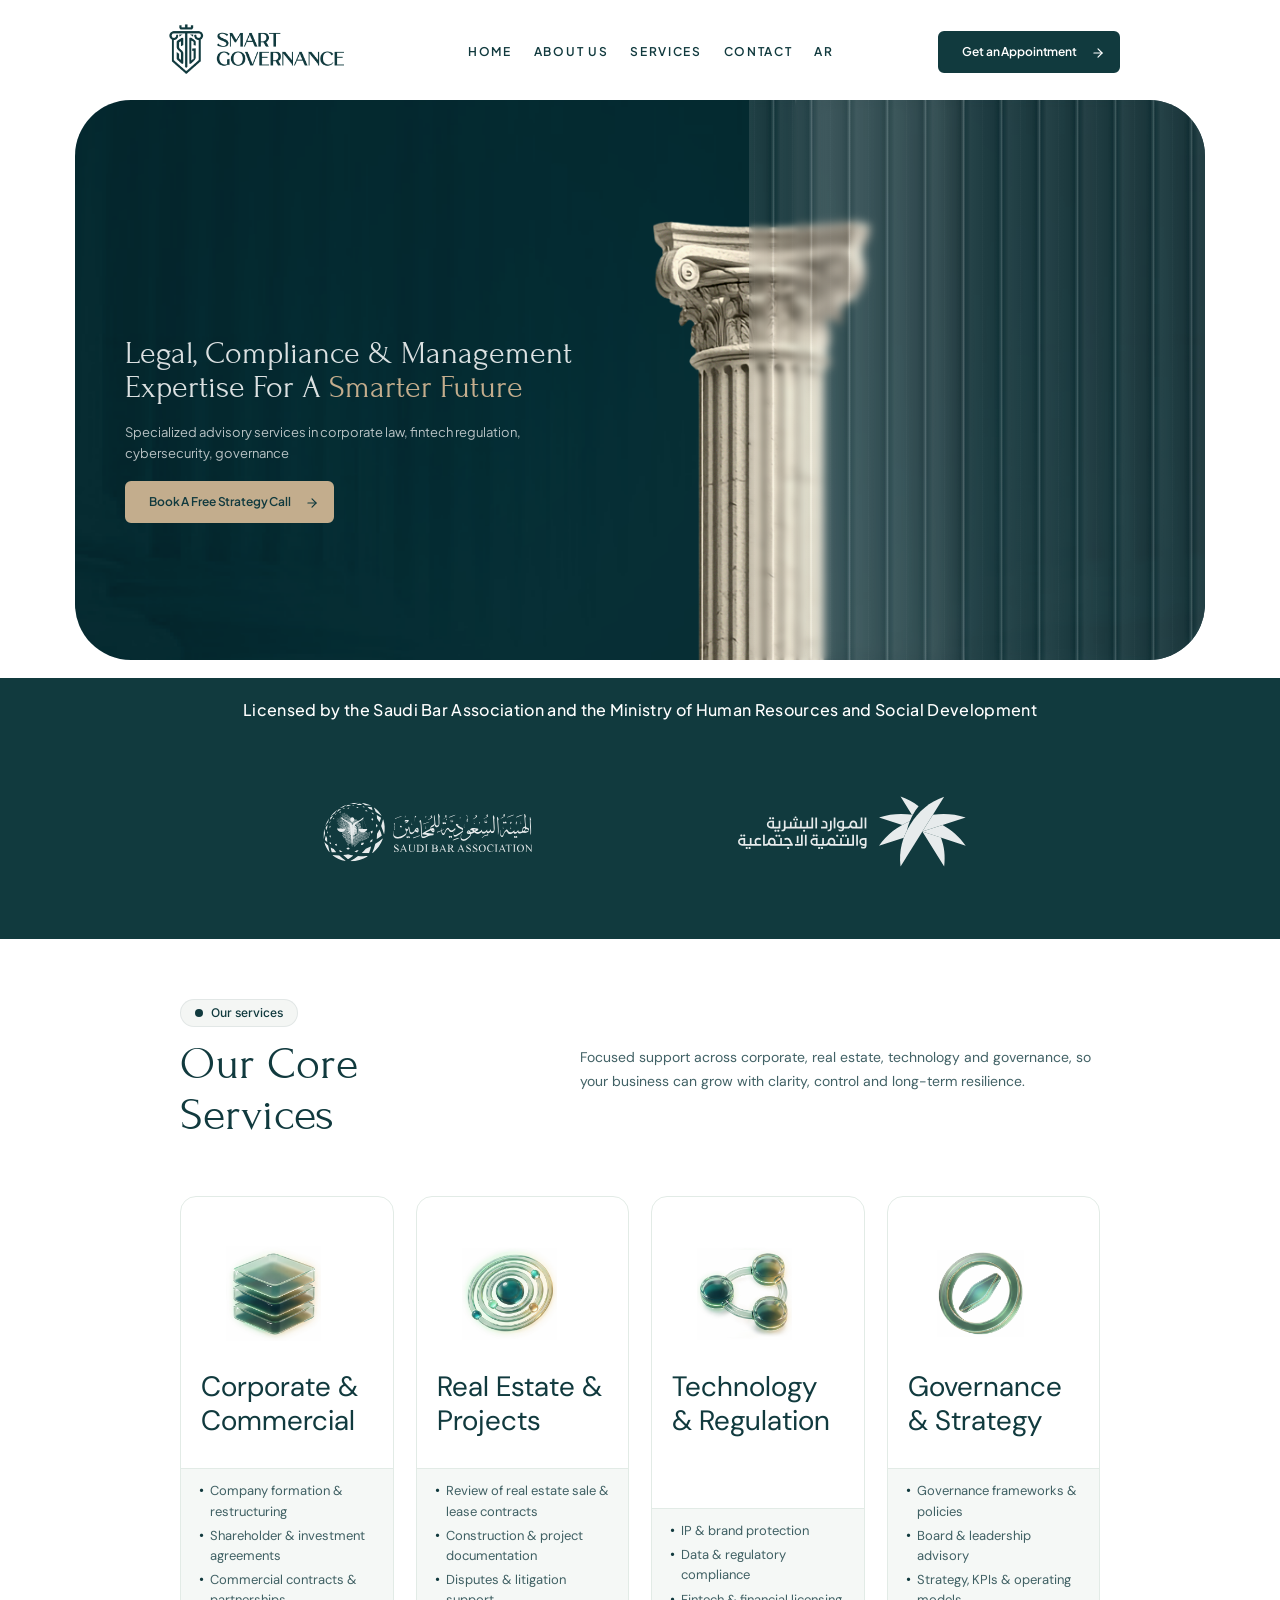
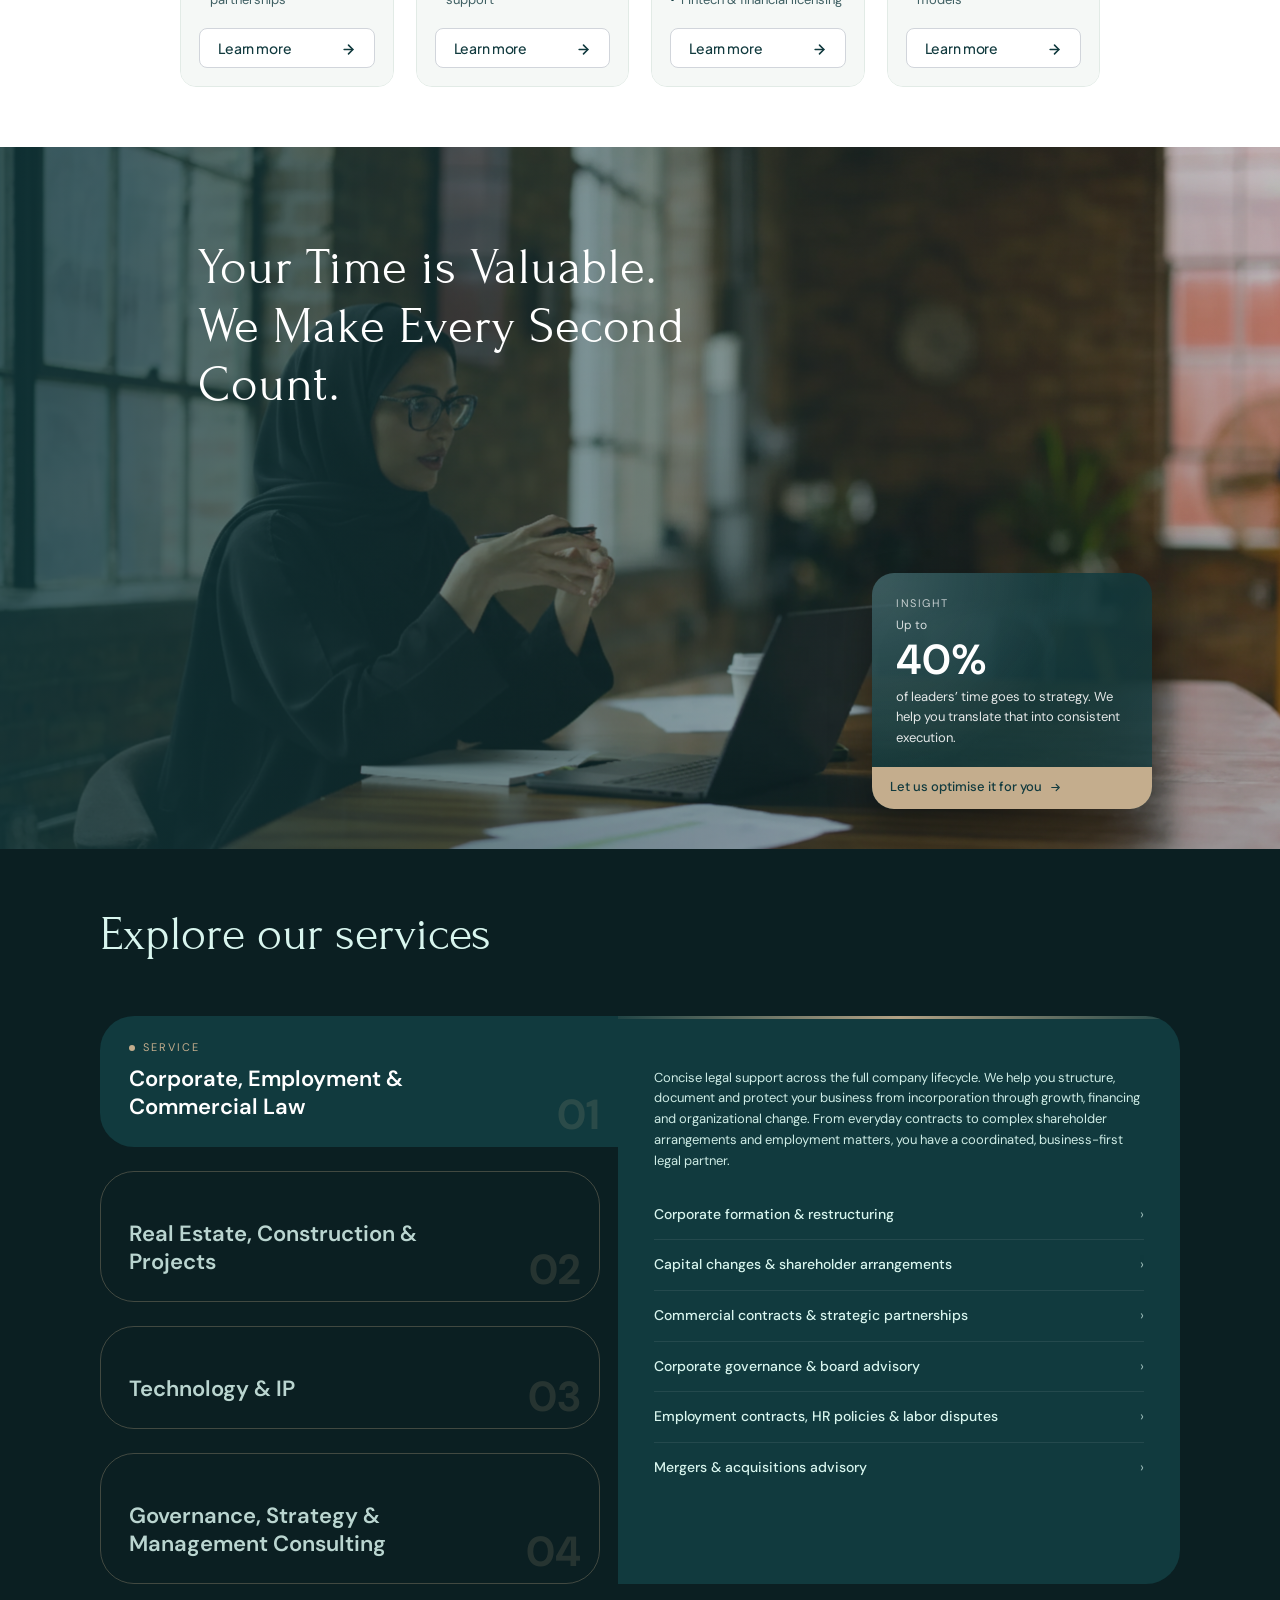
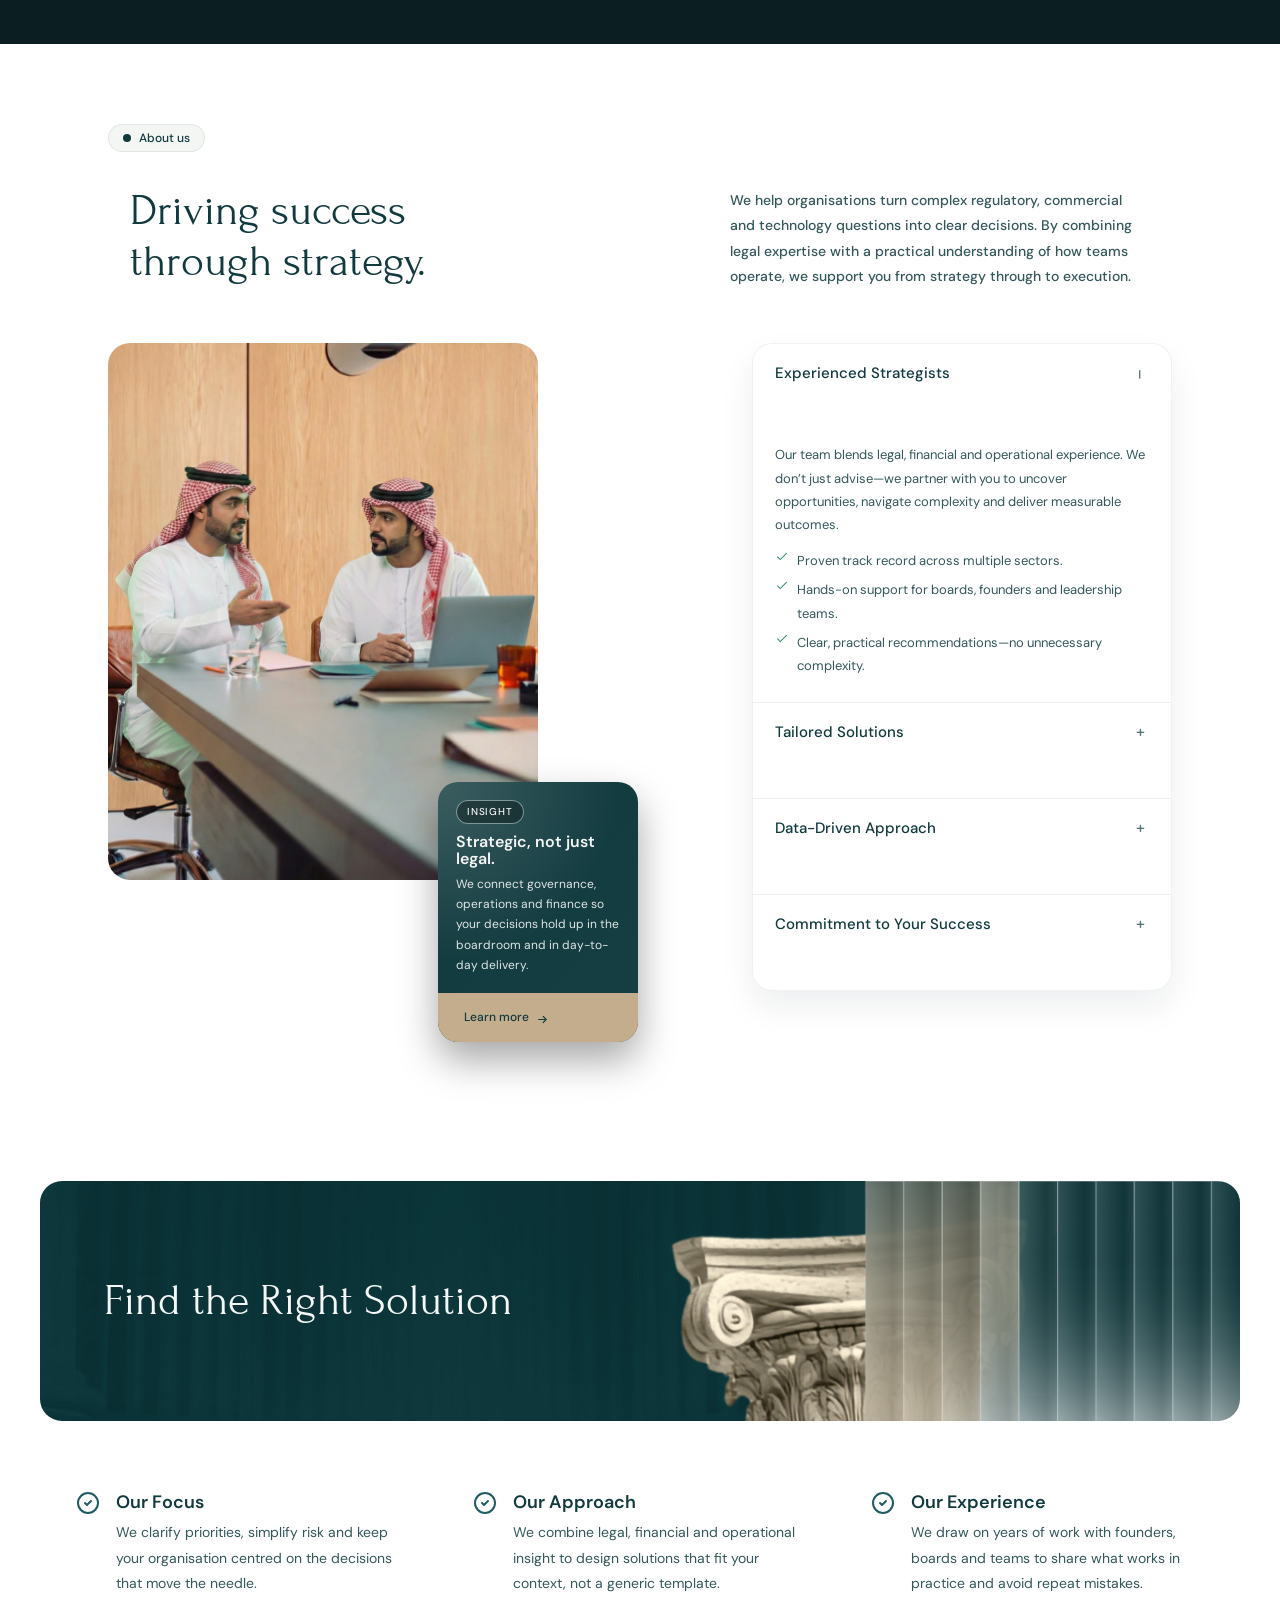
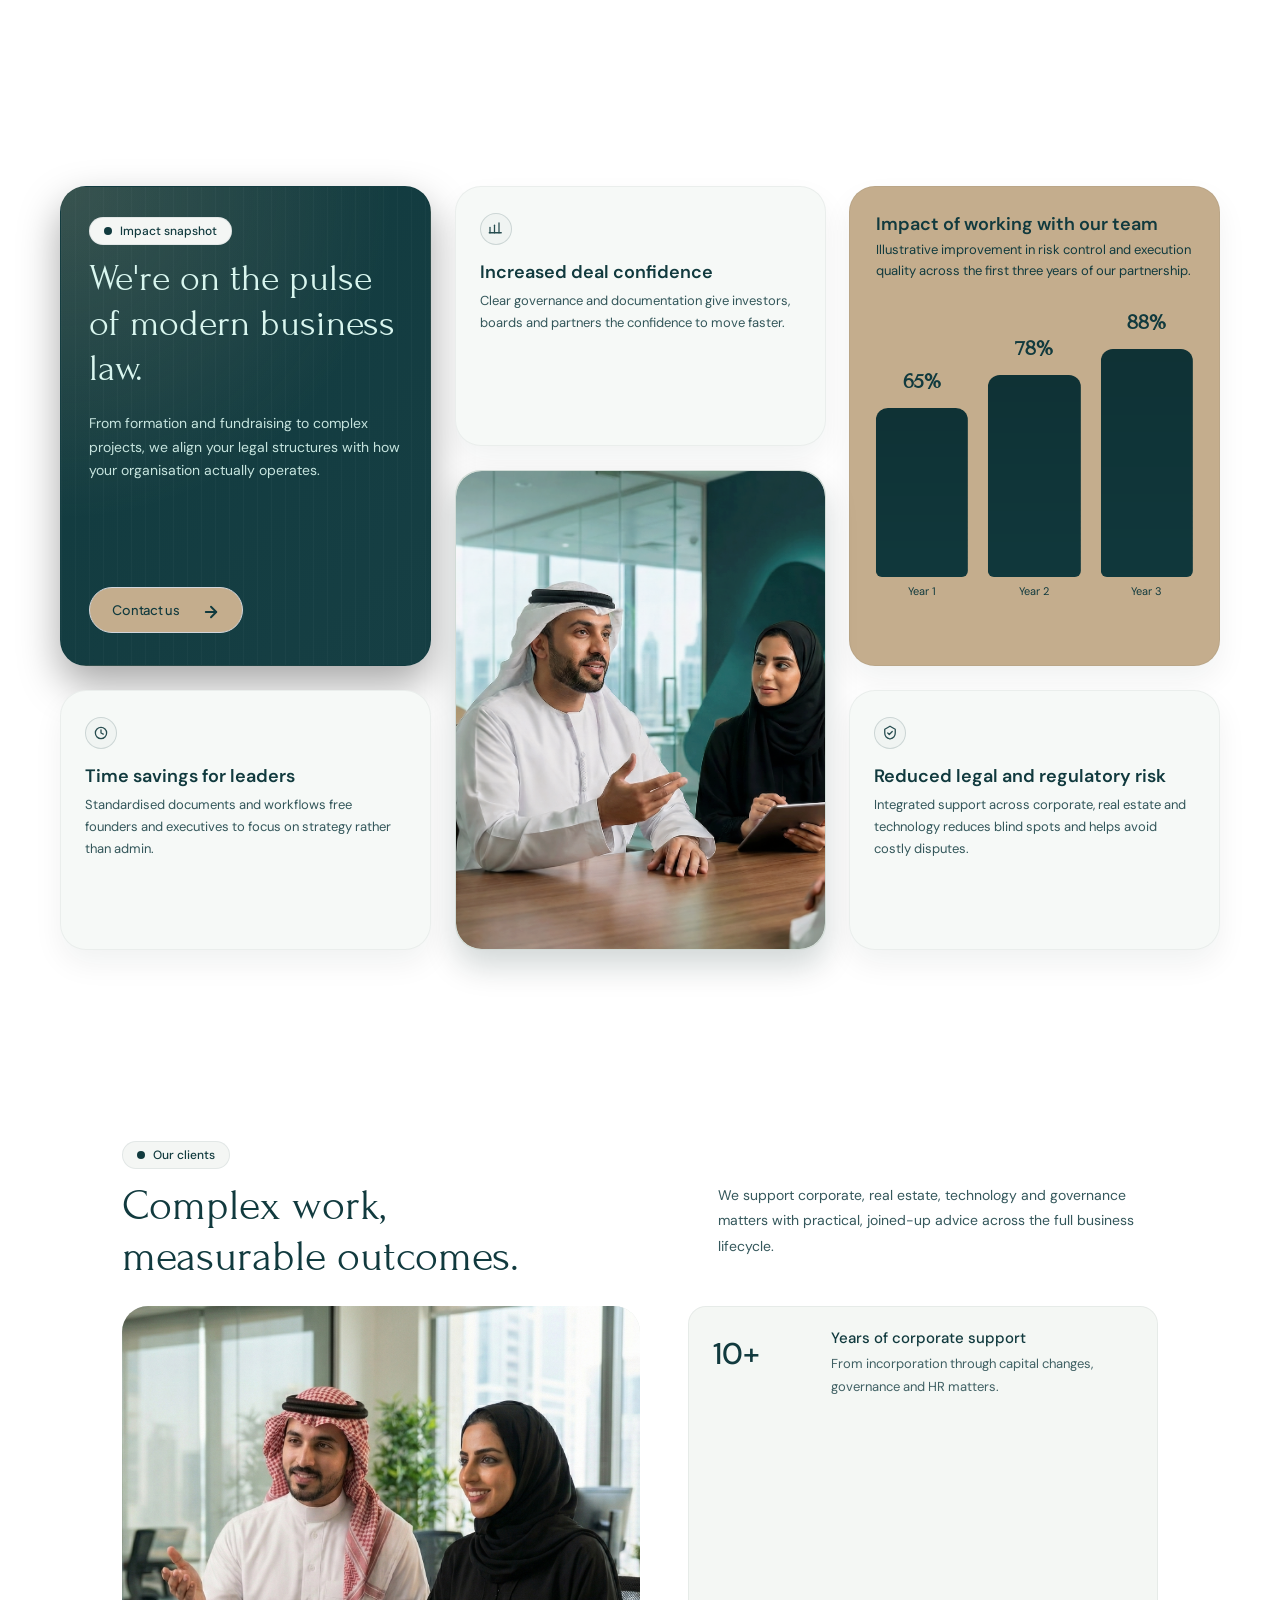
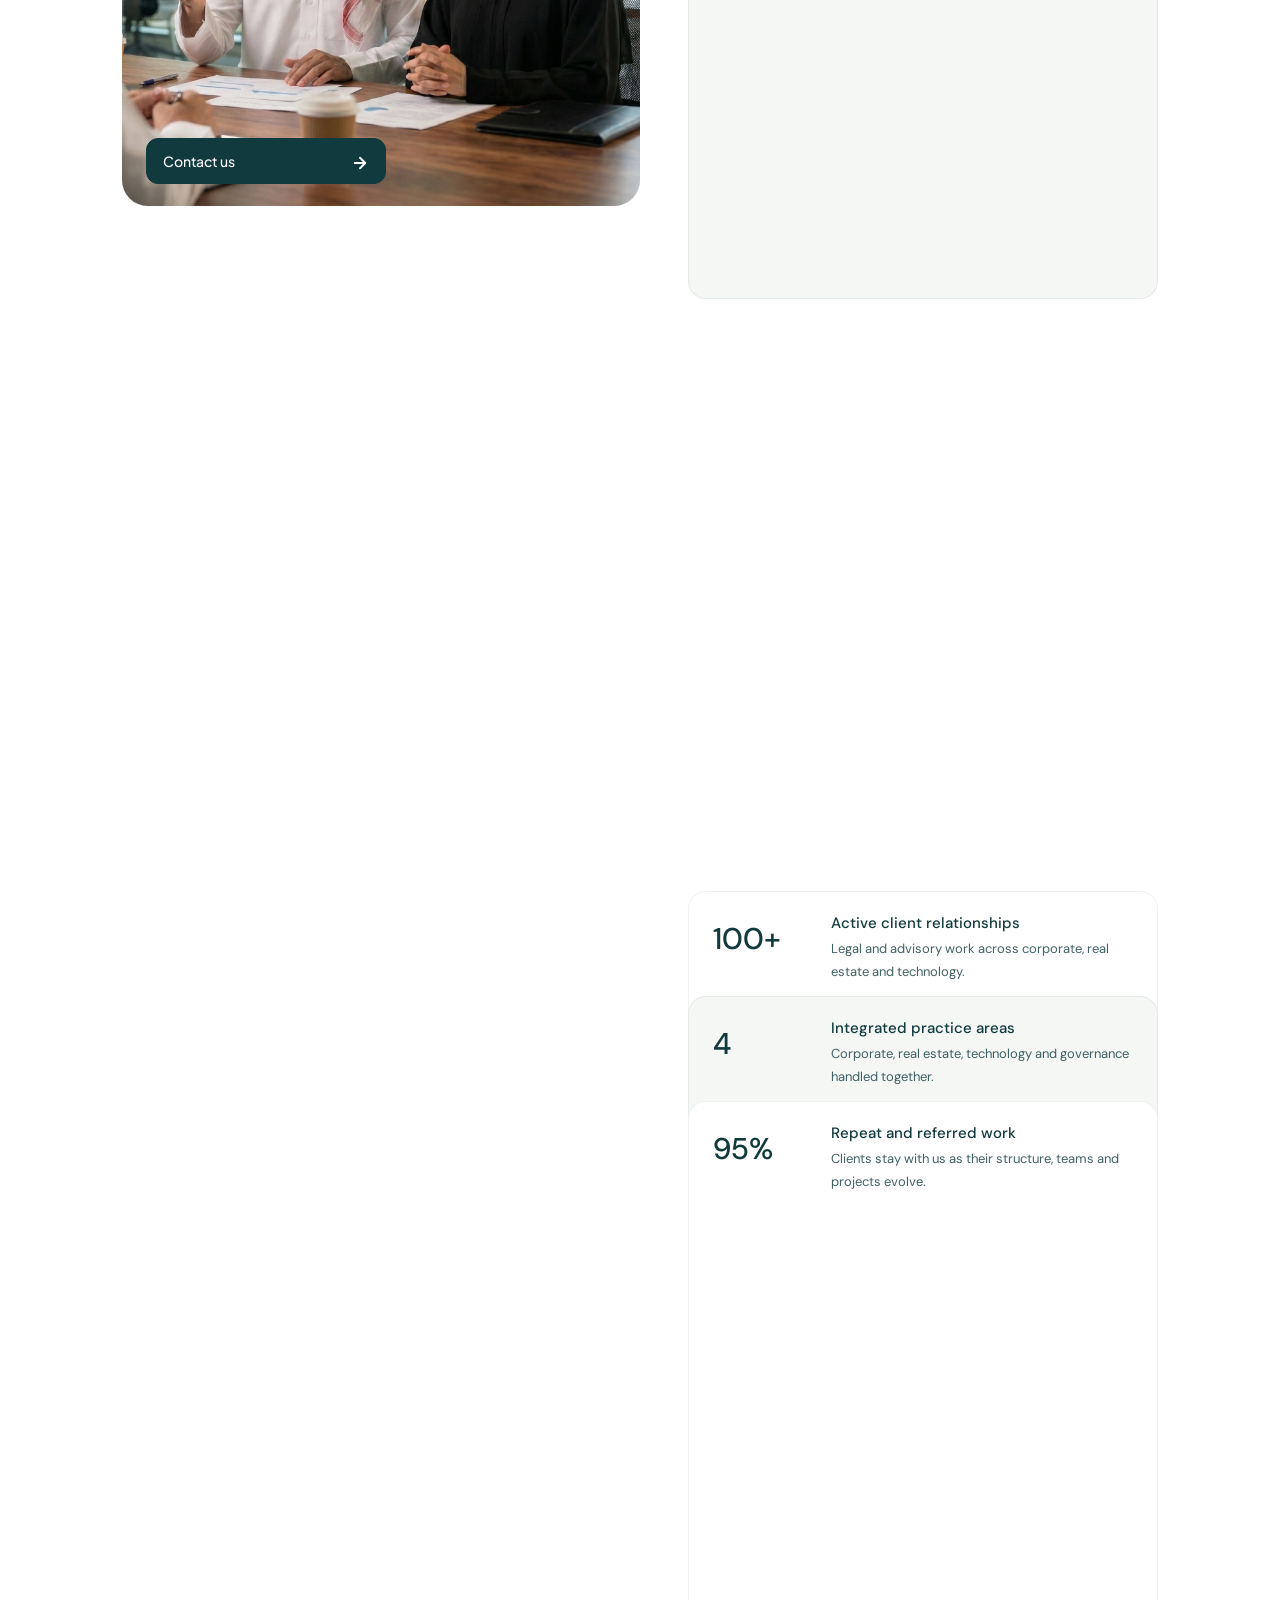
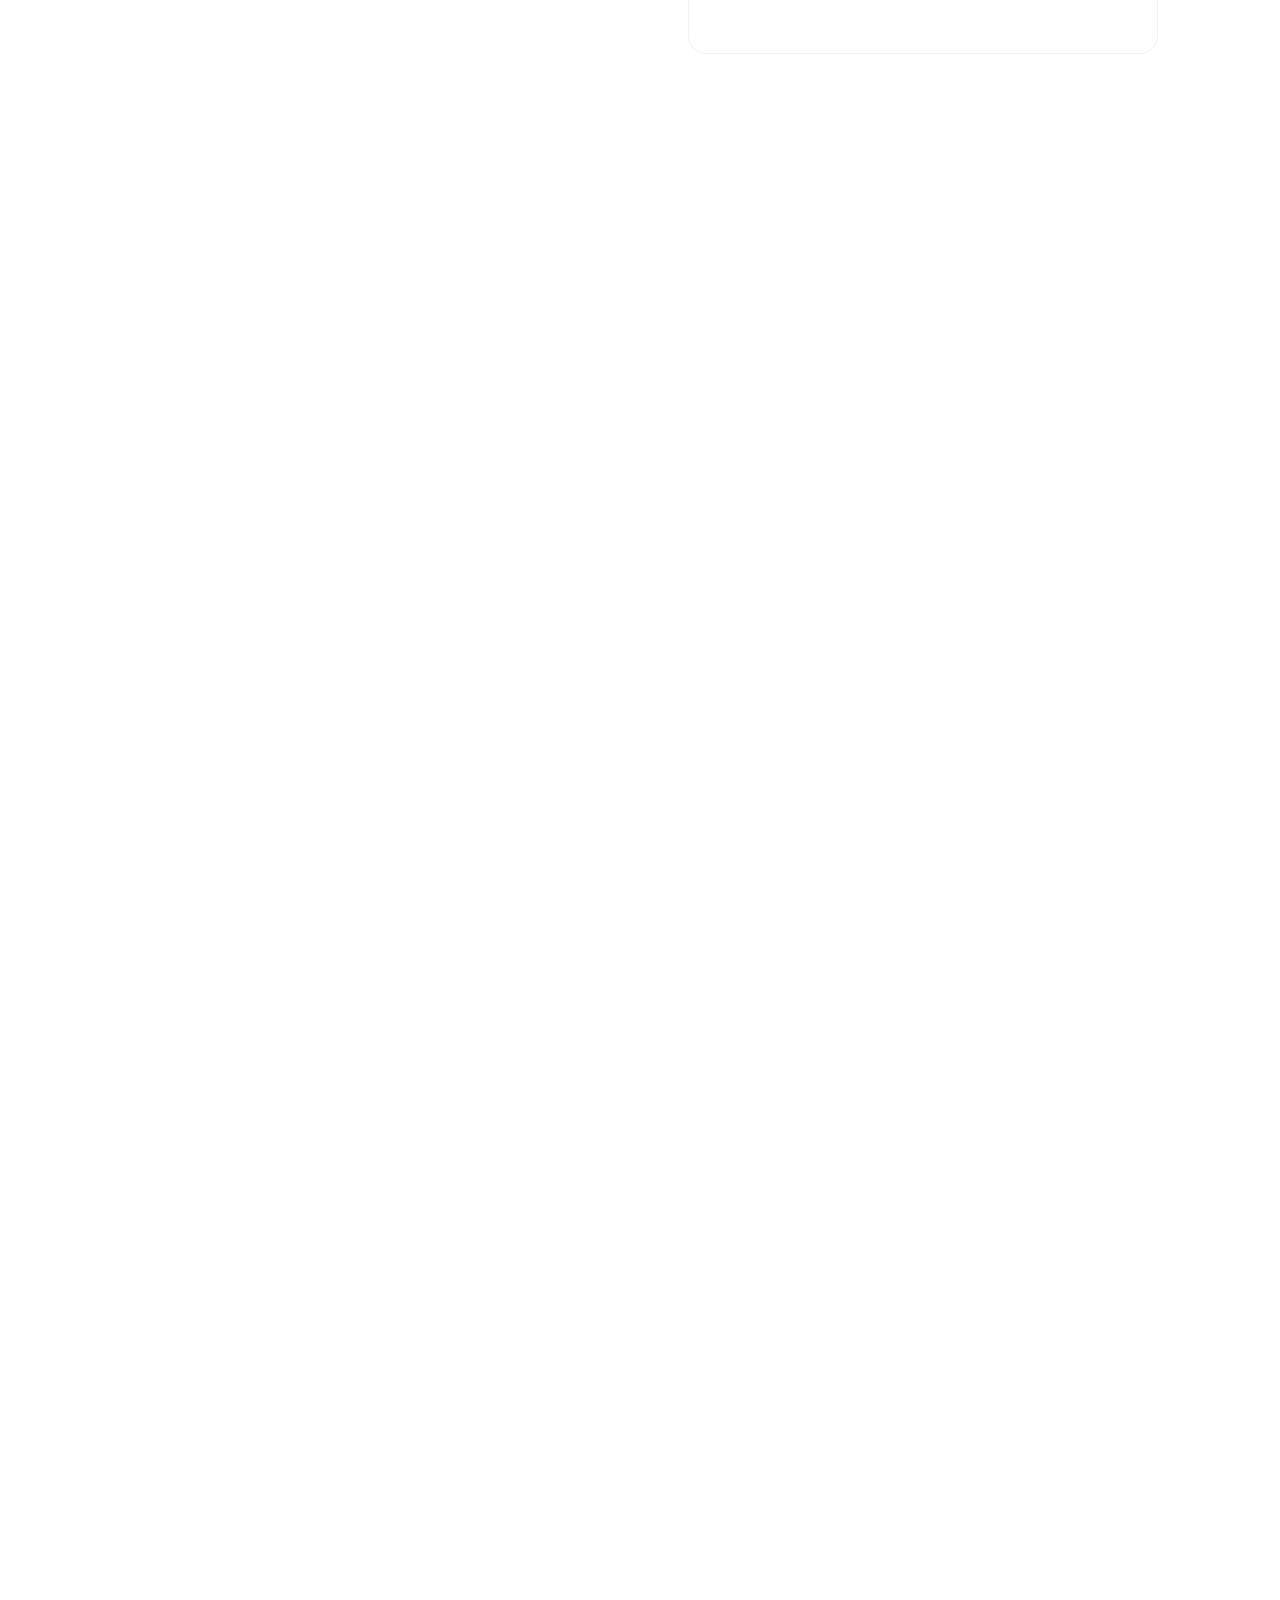
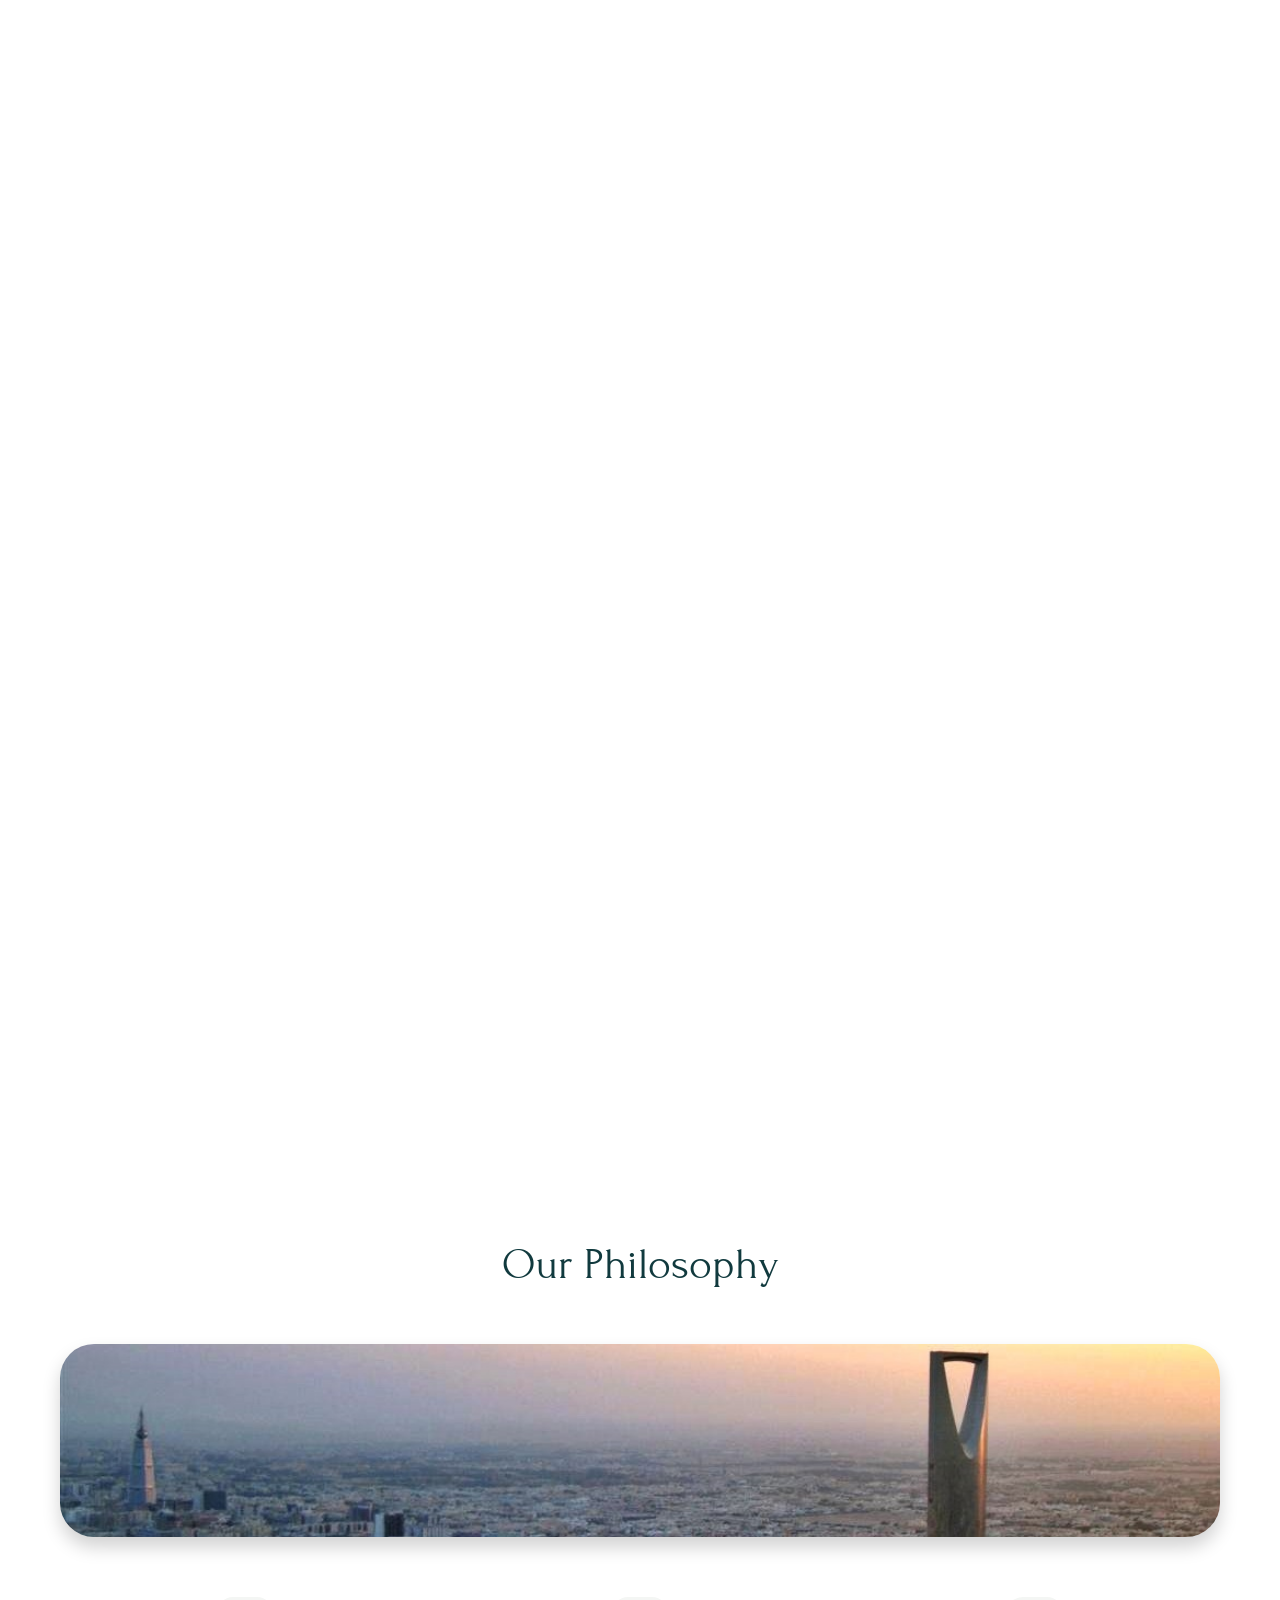
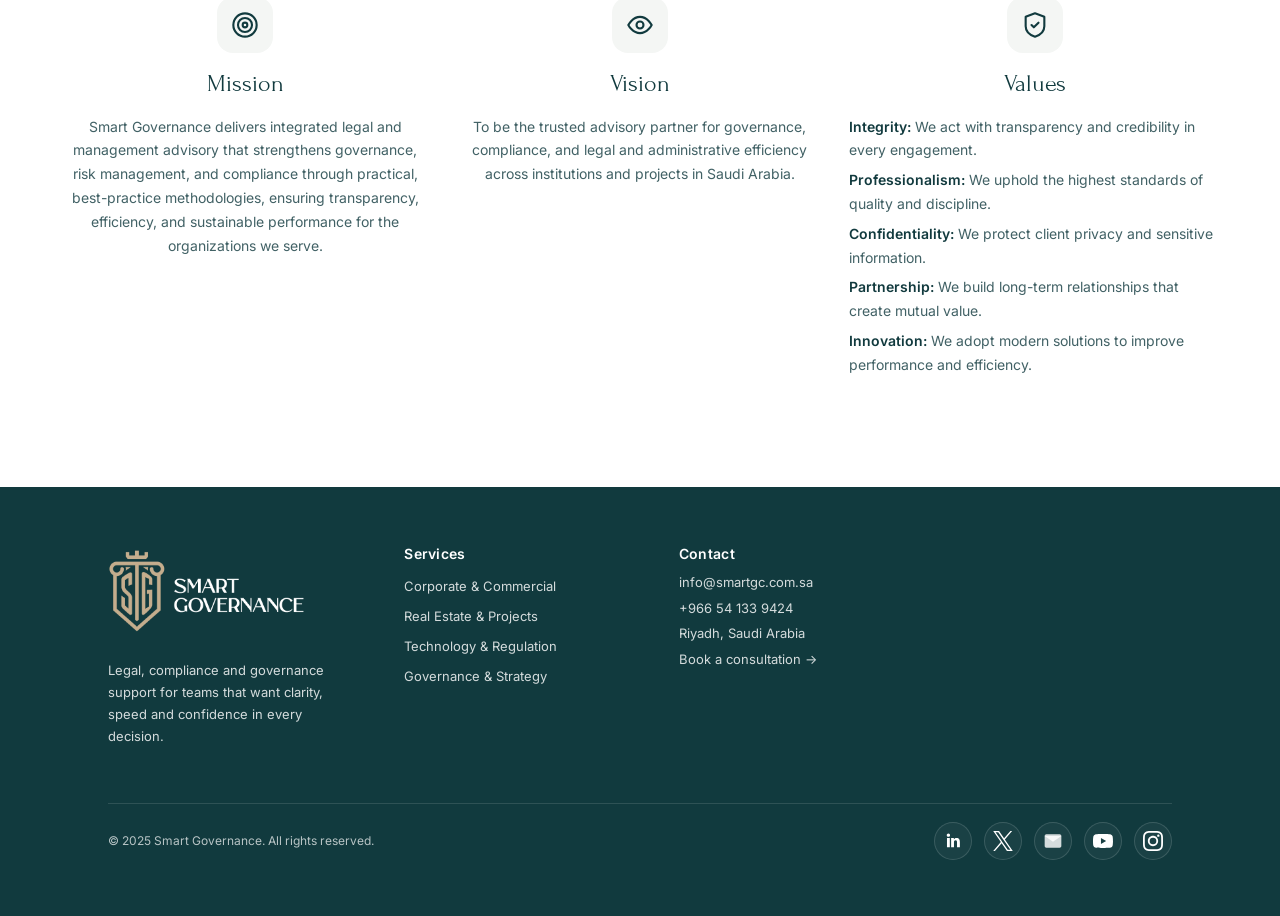
<file: index.html>
﻿<!DOCTYPE html>



<html lang="en" dir="ltr">



<head>



 <meta charset="UTF-8">



 <meta name="viewport" content="width=device-width, initial-scale=1.0">



 <meta name="description" content="Smart Governance - Legal, Compliance & Management Expertise For A Smarter Future">



 <title>Smart Governance - Legal & Compliance Services</title>



 



 <!-- Google Fonts -->



 <link rel="preconnect" href="https://fonts.googleapis.com">



 <link rel="preconnect" href="https://fonts.gstatic.com" crossorigin>



    <link href="https://fonts.googleapis.com/css2?family=DM+Sans:wght@400;500;600&family=Forum&family=Inter:wght@400;500;600&family=Plus+Jakarta+Sans:wght@400;500;600;700&display=swap" rel="stylesheet">

 <link rel="stylesheet" href="/assets/fonts/stylesheet.css">



 



 <!-- Stylesheets -->



 <link rel="stylesheet" href="/assets/css/main.css">



</head>



<body>



 <div class="sg-shell">



 



 <!-- ============================================



 HEADER SECTION



 ============================================ -->



 <!-- PARTIAL:header -->
<header class="sg-header" id="header">
 <div class="sg-container">
 <a class="sg-brand" href="index.html#home" aria-label="Smart Governance home">
 <img
 class="sg-brand__logo"
 src="/assets/img/Logo Dark.png"
 alt="Smart Governance"
 decoding="async"
 loading="eager"
 />
 </a>

 <nav class="sg-nav" aria-label="Primary navigation">
 <a class="sg-nav__link" href="index.html#home">HOME</a>
 <a class="sg-nav__link" href="index.html#about">ABOUT US</a>
 <a class="sg-nav__link" href="index.html#services">SERVICES</a>
 <a class="sg-nav__link" href="contact.html#contact">CONTACT</a>
 <a class="sg-nav__link sg-lang-switch" href="/ar/index.html">AR</a>
 </nav>

 <div class="sg-header-cta-slot">
 <a class="appointment-btn" id="sg-appointment-cta" href="contact.html#contact">
 <span class="btn-text">Get an Appointment</span>
 <span class="arrow-icon" aria-hidden="true">
 <svg width="20" height="20" viewBox="0 0 24 24" fill="none" stroke="currentColor" stroke-width="2.5" stroke-linecap="round" stroke-linejoin="round">
 <line x1="5" y1="12" x2="19" y2="12"></line>
 <polyline points="12 5 19 12 12 19"></polyline>
 </svg>
 </span>
 </a>
 </div>

 <button class="sg-hamburger" aria-label="Toggle menu" aria-expanded="false">
 <span class="sg-hamburger__line"></span>
 <span class="sg-hamburger__line"></span>
 <span class="sg-hamburger__line"></span>
 </button>

 <div class="sg-mobile-nav-overlay"></div>
 <nav class="sg-mobile-nav" aria-label="Mobile navigation">
 <a class="sg-mobile-nav__link" href="index.html#home">HOME</a>
 <a class="sg-mobile-nav__link" href="index.html#about">ABOUT US</a>
 <a class="sg-mobile-nav__link" href="index.html#services">SERVICES</a>
 <a class="sg-mobile-nav__link" href="contact.html#contact">CONTACT</a>
 <a class="sg-mobile-nav__link sg-lang-switch" href="/ar/index.html">AR</a>
 <div class="sg-mobile-cta-slot"></div>
 </nav>
 </div>
</header>

<!-- /PARTIAL:header -->











 <!-- ============================================



 HERO SECTION



 ============================================ -->



 <section class="sg-hero" id="home" aria-label="Smart Governance hero">



 <div class="sg-container">



 <!-- Desktop background image (hidden on mobile) -->



 <div class="sg-hero-card">



 <!-- Background image layer (color burn) -->



 <img



 class="sg-hero-bg"



 src="/assets/img/Hero background image.png"



 alt=""



 aria-hidden="true"



 decoding="async"



 loading="eager"



 />







 <!-- Optional soft vignette/contrast layer -->



 <div class="sg-hero-vignette" aria-hidden="true"></div>







 <div class="sg-hero-grid">



 <!-- Text + CTA -->



 <div class="sg-hero-copy">



 <h1 class="sg-hero-title">



 Legal, Compliance &amp; Management<br>



 Expertise For A <span class="sg-accent">Smarter Future</span>



 </h1>







 <p class="sg-hero-subtitle">



 Specialized advisory services in corporate law, fintech regulation, cybersecurity, governance



 </p>







 <a class="appointment-btn appointment-btn--flip" href="contact.html">



 <span class="btn-text">Book A Free Strategy Call</span>



 <span class="arrow-icon" aria-hidden="true">



 <svg width="20" height="20" viewBox="0 0 24 24" fill="none" stroke="currentColor" stroke-width="2.5" stroke-linecap="round" stroke-linejoin="round">



 <line x1="5" y1="12" x2="19" y2="12"></line>



 <polyline points="12 5 19 12 12 19"></polyline>



 </svg>



 </span>



 </a>



 </div>







 <!-- Pillar image + frosted glass overlays -->



 <div class="sg-hero-visual" aria-hidden="true">



 <img



 class="sg-hero-pillar"



 src="/assets/img/Hero Pillar.png"



 alt=""



 decoding="async"



 loading="eager"



 />







 <!-- Frosted glass band overlapping the pillar -->



 <div class="sg-frost-band"></div>







 <!-- Vertical frosted panels on the right -->



 <div class="sg-glass-panels" aria-hidden="true">



 <span class="sg-glass-pane"></span><span class="sg-glass-pane"></span><span class="sg-glass-pane"></span><span class="sg-glass-pane"></span>



 <span class="sg-glass-pane"></span><span class="sg-glass-pane"></span><span class="sg-glass-pane"></span><span class="sg-glass-pane"></span>



 <span class="sg-glass-pane"></span><span class="sg-glass-pane"></span><span class="sg-glass-pane"></span><span class="sg-glass-pane"></span>



 <span class="sg-glass-pane"></span><span class="sg-glass-pane"></span><span class="sg-glass-pane"></span><span class="sg-glass-pane"></span>



 <span class="sg-glass-pane"></span><span class="sg-glass-pane"></span><span class="sg-glass-pane"></span><span class="sg-glass-pane"></span>



 <span class="sg-glass-pane"></span><span class="sg-glass-pane"></span><span class="sg-glass-pane"></span><span class="sg-glass-pane"></span>



 <span class="sg-glass-pane"></span><span class="sg-glass-pane"></span><span class="sg-glass-pane"></span><span class="sg-glass-pane"></span>



 </div>



 </div>



 </div>



 </div>



 </div>







 <!-- Mobile background with text overlay -->



 <div class="sg-hero-mobile">



 <img



 class="sg-hero-mobile-bg"



 src="/assets/img/mobile hero bkg.png"



 alt=""



 aria-hidden="true"



 decoding="async"



 loading="eager"



 />



 <div class="sg-container">



 <div class="sg-hero-mobile-content">



 <div class="sg-hero-copy">



 <h1 class="sg-hero-title">



 Legal, Compliance &amp; Management<br>



 Expertise For A <span class="sg-accent">Smarter Future</span>



 </h1>







 <p class="sg-hero-subtitle">



 Specialized advisory services in corporate law, fintech regulation, cybersecurity, governance



 </p>







 <a class="appointment-btn appointment-btn--flip" href="contact.html">



 <span class="btn-text">Book A Free Strategy Call</span>



 <span class="arrow-icon" aria-hidden="true">



 <svg width="20" height="20" viewBox="0 0 24 24" fill="none" stroke="currentColor" stroke-width="2.5" stroke-linecap="round" stroke-linejoin="round">



 <line x1="5" y1="12" x2="19" y2="12"></line>



 <polyline points="12 5 19 12 12 19"></polyline>



 </svg>



 </span>



 </a>



 </div>



 </div>



 </div>



 </div>



 </section>







 <!-- ============================================



 TRUSTED BY LOGOS SECTION



 ============================================ -->



  <section class="sg-trusted is-in-view" id="trusted" aria-label="Licensed by the Saudi Bar Association and the Ministry of Human Resources and Social Development">
  <div class="sg-container">
    <h2 class="sg-trusted__title">Licensed by the Saudi Bar Association and the Ministry of Human Resources and Social Development</h2>
    <div class="sg-trusted__logos">
      <div class="sg-trusted__logo sg-trusted__logo--bar">
        <a href="https://sba.gov.sa/" target="_blank" rel="noopener noreferrer" aria-label="Saudi Bar Association">
          <img src="/assets/svg/saudi-bar-association.svg" alt="Saudi Bar Association" loading="lazy" />
        </a>
      </div>
      <div class="sg-trusted__logo sg-trusted__logo--hrsd">
        <a href="https://www.hrsd.gov.sa/" target="_blank" rel="noopener noreferrer" aria-label="Ministry of Human Resources and Social Development">
          <img src="/assets/svg/hrsd.svg" alt="Ministry of Human Resources and Social Development" loading="lazy" />
        </a>
      </div>
    </div>
  </div>
</section>







 <!-- ============================================



 SERVICES SECTION



 ============================================ -->



 <section class="sg-services" id="services" aria-label="Our Core Services">



 <div class="sg-container">



 <div class="sg-services__top">



 <div class="sg-services__title-block">



 <div class="sg-pill sg-pill--spaced">



 <span class="sg-pill__dot"></span>



 <span>Our services</span>



 </div>



 <h2 class="sg-services__title">Our Core Services</h2>



 </div>



 <p class="sg-services__lead">



 Focused support across corporate, real estate, technology and governance, so your business can grow with clarity, control and long-term resilience.



 </p>



 </div>







 <div class="sg-services__grid">



 <!-- Card 1 -->



 <article class="sg-services-card">



 <div class="sg-services-card__top">



 <div class="sg-services-card__icon">



 <img src="/assets/img/Corporate & Commercial icon.png" alt="" aria-hidden="true" loading="lazy" />



 </div>



 <h3 class="sg-services-card__title">Corporate &amp; Commercial</h3>



 </div>



 <div class="sg-services-card__bottom">



 <ul class="sg-services-card__list">



 <li>Company formation &amp; restructuring</li>



 <li>Shareholder &amp; investment agreements</li>



 <li>Commercial contracts &amp; partnerships</li>



 </ul>



 <a href="service.html, service=corporate-commercial" class="sg-btn-type2-services sg-services-card__button">



 <span class="btn-text">Learn more</span>



 <span class="arrow-icon" aria-hidden="true">



 <svg width="18" height="18" viewBox="0 0 24 24" fill="none" stroke="currentColor" stroke-width="2.5" stroke-linecap="round" stroke-linejoin="round">



 <line x1="5" y1="12" x2="19" y2="12"></line>



 <polyline points="12 5 19 12 12 19"></polyline>



 </svg>



 </span>



 </a>



 </div>



 </article>







 <!-- Card 2 -->



 <article class="sg-services-card sg-services-card--real-estate">



 <div class="sg-services-card__top">



 <div class="sg-services-card__icon">



 <img src="/assets/img/Real Estate & Projects icon.png" alt="" aria-hidden="true" loading="lazy" />



 </div>



 <h3 class="sg-services-card__title">Real Estate &amp; Projects</h3>



 </div>



 <div class="sg-services-card__bottom">



 <ul class="sg-services-card__list">



 <li>Review of real estate sale &amp; lease contracts</li>



 <li>Construction &amp; project documentation</li>



 <li>Disputes &amp; litigation support</li>



 </ul>



 <a href="service.html, service=real-estate-projects" class="sg-btn-type2-services sg-services-card__button">



 <span class="btn-text">Learn more</span>



 <span class="arrow-icon" aria-hidden="true">



 <svg width="18" height="18" viewBox="0 0 24 24" fill="none" stroke="currentColor" stroke-width="2.5" stroke-linecap="round" stroke-linejoin="round">



 <line x1="5" y1="12" x2="19" y2="12"></line>



 <polyline points="12 5 19 12 12 19"></polyline>



 </svg>



 </span>



 </a>



 </div>



 </article>







 <!-- Card 3 -->



 <article class="sg-services-card">



 <div class="sg-services-card__top">



 <div class="sg-services-card__icon">



 <img src="/assets/img/Technology & Regulation icon.png" alt="" aria-hidden="true" loading="lazy" />



 </div>



 <h3 class="sg-services-card__title">Technology &amp; Regulation</h3>



 </div>



 <div class="sg-services-card__bottom">



 <ul class="sg-services-card__list">



 <li>IP &amp; brand protection</li>



 <li>Data &amp; regulatory compliance</li>



 <li>Fintech &amp; financial licensing</li>



 </ul>



 <a href="service.html, service=technology-regulation" class="sg-btn-type2-services sg-services-card__button">



 <span class="btn-text">Learn more</span>



 <span class="arrow-icon" aria-hidden="true">



 <svg width="18" height="18" viewBox="0 0 24 24" fill="none" stroke="currentColor" stroke-width="2.5" stroke-linecap="round" stroke-linejoin="round">



 <line x1="5" y1="12" x2="19" y2="12"></line>



 <polyline points="12 5 19 12 12 19"></polyline>



 </svg>



 </span>



 </a>



 </div>



 </article>







 <!-- Card 4 -->



 <article class="sg-services-card">



 <div class="sg-services-card__top">



 <div class="sg-services-card__icon">



 <img src="/assets/img/Governance & Stratgy icon.png" alt="" aria-hidden="true" loading="lazy" />



 </div>



 <h3 class="sg-services-card__title">Governance &amp; Strategy</h3>



 </div>



 <div class="sg-services-card__bottom">



 <ul class="sg-services-card__list">



 <li>Governance frameworks &amp; policies</li>



 <li>Board &amp; leadership advisory</li>



 <li>Strategy, KPIs &amp; operating models</li>



 </ul>



 <a href="service.html, service=governance-strategy" class="sg-btn-type2-services sg-services-card__button">



 <span class="btn-text">Learn more</span>



 <span class="arrow-icon" aria-hidden="true">



 <svg width="18" height="18" viewBox="0 0 24 24" fill="none" stroke="currentColor" stroke-width="2.5" stroke-linecap="round" stroke-linejoin="round">



 <line x1="5" y1="12" x2="19" y2="12"></line>



 <polyline points="12 5 19 12 12 19"></polyline>



 </svg>



 </span>



 </a>



 </div>



 </article>



 </div>



 </div>



	 



 </section>



	 <!-- ============================================



 FULL-WIDTH IMPACT VISUAL



 ============================================ -->



 <section class="sg-time-hero" aria-label="Time optimization impact">



 <div class="sg-time-hero__inner">



 <div class="sg-time-hero__heading">



 <h1>



 <span>Your Time is Valuable.</span>



 <span>We Make Every Second Count.</span>



 </h1>



 </div>







 <article class="sg-time-hero__stat" data-mosaic-observe>



 <div class="sg-time-hero__stat-inner">



 <div class="sg-time-hero__tag">Insight</div>



 <p class="sg-time-hero__eyebrow">Up to</p>



 <p class="sg-time-hero__number">40%</p>



 <p class="sg-time-hero__subcopy">



 of leaders’ time goes to strategy. We help you translate that into consistent execution.



 </p>



 </div>



 <div class="sg-time-hero__footer">



 <a class="sg-time-hero__cta" href="contact.html#contact">



 <span>Let us optimise it for you</span>



 <span class="sg-arrow" aria-hidden="true">



 <svg viewBox="0 0 24 24" aria-hidden="true" focusable="false">



 <path d="M6 12h10"></path>



 <path d="M13 7l5 5-5 5"></path>



 </svg>



 </span>



 </a>



 </div>



 </article>



 </div>



 </section>







 <!-- ============================================



 EXPLORE SERVICES SECTION (TABS)



 ============================================ -->



 <section class="sg-explore-services" id="explore-services" aria-label="Explore our services">



 <div class="sg-container">



 <div class="sg-explore-services__heading">



 <h2 class="sg-explore-services__title">Explore our services</h2>



 </div>







 <div class="sg-explore-services__layout">



 <!-- LEFT: TABS -->



 <div class="sg-explore-services__tabs">



 <button class="sg-explore-services__tab active" data-tab="corporate" aria-label="Corporate, Employment & Commercial Law">



 <div class="sg-explore-services__tab-mark">



 <span class="sg-explore-services__tab-dot"></span>



 <span>Service</span>



 </div>



 <div class="sg-explore-services__tab-subtitle">



 Corporate, Employment &amp; Commercial Law



 </div>



 <span class="sg-explore-services__tab-index">01</span>



 </button>







 <button class="sg-explore-services__tab" data-tab="realestate" aria-label="Real Estate, Construction & Projects">



 <div class="sg-explore-services__tab-mark">



 <span class="sg-explore-services__tab-dot"></span>



 <span>Service</span>



 </div>



 <div class="sg-explore-services__tab-subtitle">



 Real Estate, Construction &amp; Projects



 </div>



 <span class="sg-explore-services__tab-index">02</span>



 </button>







 <button class="sg-explore-services__tab" data-tab="technology" aria-label="Technology & IP">



 <div class="sg-explore-services__tab-mark">



 <span class="sg-explore-services__tab-dot"></span>



 <span>Service</span>



 </div>



 <div class="sg-explore-services__tab-subtitle">



 Technology &amp; IP



 </div>



 <span class="sg-explore-services__tab-index">03</span>



 </button>







 <button class="sg-explore-services__tab" data-tab="governance" aria-label="Governance, Strategy & Management Consulting">



 <div class="sg-explore-services__tab-mark">



 <span class="sg-explore-services__tab-dot"></span>



 <span>Service</span>



 </div>



 <div class="sg-explore-services__tab-subtitle">



 Governance, Strategy &amp; Management Consulting



 </div>



 <span class="sg-explore-services__tab-index">04</span>



 </button>



 </div>







 <!-- RIGHT: PANELS -->



 <div class="sg-explore-services__panels">



 <!-- 1. Corporate -->



 <div class="sg-explore-services__panel active" data-tab="corporate">



 <p class="sg-explore-services__panel-intro">



 Concise legal support across the full company lifecycle. We help you



 structure, document and protect your business from incorporation through



 growth, financing and organizational change. From everyday contracts to



 complex shareholder arrangements and employment matters, you have a



 coordinated, business-first legal partner.



 </p>



 <a href="service-overview.html" class="sg-explore-services__service-row">



 <span class="sg-explore-services__service-title">Corporate formation &amp; restructuring</span>



 <span class="sg-explore-services__service-arrow">&rsaquo;</span>



  </a>



  <a href="service-overview.html" class="sg-explore-services__service-row">



 <span class="sg-explore-services__service-title">Capital changes &amp; shareholder arrangements</span>



 <span class="sg-explore-services__service-arrow">&rsaquo;</span>



 </a>



  <a href="service-overview.html" class="sg-explore-services__service-row">



 <span class="sg-explore-services__service-title">Commercial contracts &amp; strategic partnerships</span>



 <span class="sg-explore-services__service-arrow">&rsaquo;</span>



 </a>



 <a href="service-overview.html" class="sg-explore-services__service-row">



 <span class="sg-explore-services__service-title">Corporate governance &amp; board advisory</span>



 <span class="sg-explore-services__service-arrow">&rsaquo;</span>



 </a>



 <a href="service-overview.html" class="sg-explore-services__service-row">



 <span class="sg-explore-services__service-title">



 Employment contracts, HR policies &amp; labor disputes



 </span>



 <span class="sg-explore-services__service-arrow">&rsaquo;</span>



 </a>



 <a href="service-overview.html" class="sg-explore-services__service-row">



  <span class="sg-explore-services__service-title">Mergers &amp; acquisitions advisory</span>



  <span class="sg-explore-services__service-arrow">&rsaquo;</span>



  </a>



 </div>







 <!-- 2. Real Estate -->



 <div class="sg-explore-services__panel" data-tab="realestate">



 <p class="sg-explore-services__panel-intro">



 Legal and financial advisory for property and project-based ventures.



 We support you from initial deal structuring through documentation,



 execution and dispute resolution. Whether you are acquiring, developing



 or managing assets, we help you understand risk, safeguard value and



 keep projects moving.



 </p>



 <a href="service-overview.html" class="sg-explore-services__service-row">



 <span class="sg-explore-services__service-title">Review of real estate sale &amp; lease contracts</span>



 <span class="sg-explore-services__service-arrow">&rsaquo;</span>



 </a>



 <a href="service-overview.html" class="sg-explore-services__service-row">



 <span class="sg-explore-services__service-title">Title transfer &amp; property documentation</span>



 <span class="sg-explore-services__service-arrow">&rsaquo;</span>



 </a>



 <a href="service-overview.html" class="sg-explore-services__service-row">



 <span class="sg-explore-services__service-title">Real estate disputes &amp; litigation support</span>



 <span class="sg-explore-services__service-arrow">&rsaquo;</span>



 </a>



 <a href="service-overview.html" class="sg-explore-services__service-row">



 <span class="sg-explore-services__service-title">Construction &amp; engineering contracts review</span>



 <span class="sg-explore-services__service-arrow">&rsaquo;</span>



 </a>



 <a href="service-overview.html" class="sg-explore-services__service-row">



 <span class="sg-explore-services__service-title">



 Project cash-flow analysis &amp; financial risk review



 </span>



 <span class="sg-explore-services__service-arrow">&rsaquo;</span>



 </a>



 </div>







 <!-- 3. Technology -->



 <div class="sg-explore-services__panel" data-tab="technology">



 <p class="sg-explore-services__panel-intro">



 Specialized support for innovation, digital business and regulated finance.



 We work with technology-driven companies and financial institutions to



 protect intellectual property, navigate regulation and design compliant



 digital products. Our goal is to let you innovate confidently while



 managing legal, data and regulatory risk.



 </p>



 <a href="service-overview.html" class="sg-explore-services__service-row">



 <span class="sg-explore-services__service-title">



 Trademark, patent &amp; copyright registration



 </span>



 <span class="sg-explore-services__service-arrow">&rsaquo;</span>



 </a>



 <a href="service-overview.html" class="sg-explore-services__service-row">



 <span class="sg-explore-services__service-title">Brand protection &amp; IP infringement disputes</span>



 <span class="sg-explore-services__service-arrow">&rsaquo;</span>



 </a>



 <a href="service-overview.html" class="sg-explore-services__service-row">



 <span class="sg-explore-services__service-title">



 Data protection, privacy &amp; cybersecurity compliance



 </span>



 <span class="sg-explore-services__service-arrow">&rsaquo;</span>



 </a>



 <a href="service-overview.html" class="sg-explore-services__service-row">



 <span class="sg-explore-services__service-title">



 E-commerce, digital business &amp; fintech advisory



 </span>



 <span class="sg-explore-services__service-arrow">&rsaquo;</span>



 </a>



 <a href="service-overview.html" class="sg-explore-services__service-row">



 <span class="sg-explore-services__service-title">



 Banking &amp; fintech licensing, AML/CFT &amp; SAMA compliance



 </span>



 <span class="sg-explore-services__service-arrow">&rsaquo;</span>



 </a>



 </div>







 <!-- 4. Governance -->



 <div class="sg-explore-services__panel" data-tab="governance">



 <p class="sg-explore-services__panel-intro">



 Practical consulting to build strong, high-performing organizations.



 We help leadership teams translate strategy into clear governance,



 processes and metrics, while staying aligned with local regulators and



 industry expectations. The focus is on structures that are simple,



 workable and truly support decision-making.



 </p>



 <a href="service-overview.html" class="sg-explore-services__service-row">



 <span class="sg-explore-services__service-title">



 Governance frameworks, policies &amp; compliance programs



 </span>



 <span class="sg-explore-services__service-arrow">&rsaquo;</span>



 </a>



 <a href="service-overview.html" class="sg-explore-services__service-row">



 <span class="sg-explore-services__service-title">



 Cyber governance &amp; regulatory alignment (SAMA, CMA, etc.)



 </span>



 <span class="sg-explore-services__service-arrow">&rsaquo;</span>



 </a>



 <a href="service-overview.html" class="sg-explore-services__service-row">



 <span class="sg-explore-services__service-title">



 Operations design, BPR &amp; workflow optimization



 </span>



 <span class="sg-explore-services__service-arrow">&rsaquo;</span>



 </a>



 <a href="service-overview.html" class="sg-explore-services__service-row">



 <span class="sg-explore-services__service-title">



 Strategy development, business planning &amp; KPIs



 </span>



 <span class="sg-explore-services__service-arrow">&rsaquo;</span>



 </a>



 <a href="service-overview.html" class="sg-explore-services__service-row">



 <span class="sg-explore-services__service-title">



 Startup formation, venture support &amp; fundraising advisory



 </span>



 <span class="sg-explore-services__service-arrow">&rsaquo;</span>



 </a>



 </div>



 </div>



 </div>



 </div>



 </section>







 <!-- ============================================



 ABOUT STRATEGY SECTION



 ============================================ -->



 <section class="sg-about-strategy" id="about" aria-label="About Smart Governance strategy approach">



 <div class="sg-pill sg-pill--spaced">



 <span class="sg-pill__dot"></span>



 <span>About us</span>



 </div>



 



 <div class="sg-about-strategy__header">



 <div class="sg-about-strategy__title">



 <h2>Driving success through strategy.</h2>



 </div>



 <p class="sg-about-strategy__intro">



 We help organisations turn complex regulatory, commercial and technology questions



 into clear decisions. By combining legal expertise with a practical understanding



 of how teams operate, we support you from strategy through to execution.



 </p>



 </div>



 



 <div class="sg-about-strategy__grid">



 <!-- Left: image column -->



 <div class="sg-about-strategy__image-col">



 <div class="sg-about-strategy__image-wrap">



 <img



 src="/assets/img/strategy-advisor.png"



 alt="Senior advisor looking confident in an office setting"



 loading="lazy"



 />



 </div>



 



 <article class="sg-about-strategy__float">



 <div class="sg-about-strategy__float-inner">



 <div class="sg-about-strategy__float-pill">Insight</div>



 <h3 class="sg-about-strategy__float-title">Strategic, not just legal.</h3>



 <p class="sg-about-strategy__float-text">



 We connect governance, operations and finance so your decisions hold up



 in the boardroom and in day-to-day delivery.



 </p>



 </div>



 <div class="sg-about-strategy__float-footer">



 <a class="sg-about-strategy__float-cta" href="service.html, service=governance-strategy">



 <span>Learn more</span>



 <span class="sg-arrow" aria-hidden="true">



 <svg viewBox="0 0 24 24" aria-hidden="true" focusable="false">



 <path d="M6 12h10"></path>



 <path d="M13 7l5 5-5 5"></path>



 </svg>



 </span>



 </a>



 </div>



 </article>



 </div>



 



 <!-- Right: accordion -->



 <div class="sg-about-strategy__accordion">



 <div class="sg-about-strategy__item is-open">



 <div class="sg-about-strategy__header">



 <span class="title">Experienced Strategists</span>



 <span class="icon">–</span>



 </div>



 <div class="sg-about-strategy__body">



 <p>



 Our team blends legal, financial and operational experience. We don’t just



 advise—we partner with you to uncover opportunities, navigate complexity and



 deliver measurable outcomes.



 </p>



 <ul class="sg-about-strategy__checklist">



 <li>



 <svg viewBox="0 0 24 24">



 <polyline points="4 13 9 18 20 7"></polyline>



 </svg>



 <span>Proven track record across multiple sectors.</span>



 </li>



 <li>



 <svg viewBox="0 0 24 24">



 <polyline points="4 13 9 18 20 7"></polyline>



 </svg>



 <span>Hands-on support for boards, founders and leadership teams.</span>



 </li>



 <li>



 <svg viewBox="0 0 24 24">



 <polyline points="4 13 9 18 20 7"></polyline>



 </svg>



 <span>Clear, practical recommendations—no unnecessary complexity.</span>



 </li>



 </ul>



 </div>



 </div>



 



 <div class="sg-about-strategy__item">



 <div class="sg-about-strategy__header">



 <span class="title">Tailored Solutions</span>



 <span class="icon">+</span>



 </div>



 <div class="sg-about-strategy__body">



 <p>



 Every engagement is built around your context, industry, risk profile and growth



 plans, so you get structures and documentation that fit how you actually operate.



 </p>



 </div>



 </div>



 



 <div class="sg-about-strategy__item">



 <div class="sg-about-strategy__header">



 <span class="title">Data-Driven Approach</span>



 <span class="icon">+</span>



 </div>



 <div class="sg-about-strategy__body">



 <p>



 We combine qualitative insights with data on governance, operations and



 financial performance to prioritise what will have the greatest impact.



 </p>



 </div>



 </div>



 



 <div class="sg-about-strategy__item">



 <div class="sg-about-strategy__header">



 <span class="title">Commitment to Your Success</span>



 <span class="icon">+</span>



 </div>



 <div class="sg-about-strategy__body">



 <p>



 We stay with you beyond the slide deck—supporting implementation, training



 teams and adjusting as your organisation evolves.



 </p>



 </div>



 </div>



 </div>



 </div>



 </section>







 <!-- ============================================



 SOLUTIONS SECTION



 ============================================ -->



 <section class="sg-solution" id="solutions" aria-label="Find the right solution">



 <div class="sg-solution__inner">



 <div class="sg-solution__hero">



 <img src="/assets/img/find-right-solution.png" alt="" aria-hidden="true" loading="lazy" />



 <div class="sg-solution__hero-content">



 <h2>Find the Right Solution</h2>



 </div>



 </div>







 <div class="sg-solution__grid">



 <article class="sg-solution__item">



 <div class="sg-solution__icon" aria-hidden="true">



 <svg viewBox="0 0 24 24" fill="none" stroke="currentColor" stroke-width="2" stroke-linecap="round" stroke-linejoin="round">



 <circle cx="12" cy="12" r="10"></circle>



 <path d="m9 12 2 2 4-4"></path>



 </svg>



 </div>



 <div class="sg-solution__text">



 <h3>Our Focus</h3>



 <p>



 We clarify priorities, simplify risk and keep your organisation centred



 on the decisions that move the needle.



 </p>



 </div>



 </article>







 <article class="sg-solution__item">



 <div class="sg-solution__icon" aria-hidden="true">



 <svg viewBox="0 0 24 24" fill="none" stroke="currentColor" stroke-width="2" stroke-linecap="round" stroke-linejoin="round">



 <circle cx="12" cy="12" r="10"></circle>



 <path d="m9 12 2 2 4-4"></path>



 </svg>



 </div>



 <div class="sg-solution__text">



 <h3>Our Approach</h3>



 <p>



 We combine legal, financial and operational insight to design solutions



 that fit your context, not a generic template.



 </p>



 </div>



 </article>







 <article class="sg-solution__item">



 <div class="sg-solution__icon" aria-hidden="true">



 <svg viewBox="0 0 24 24" fill="none" stroke="currentColor" stroke-width="2" stroke-linecap="round" stroke-linejoin="round">



 <circle cx="12" cy="12" r="10"></circle>



 <path d="m9 12 2 2 4-4"></path>



 </svg>



 </div>



 <div class="sg-solution__text">



 <h3>Our Experience</h3>



 <p>



 We draw on years of work with founders, boards and teams to share what



 works in practice and avoid repeat mistakes.



 </p>



 </div>



 </article>



 </div>



 </div>



 </section>







 </div>



 <!-- ============================================



 MOSAIC IMPACT SECTION



 ============================================ -->



 <section class="sg-mosaic" id="impact" aria-label="Impact of working with Smart Governance">



 <div class="sg-container">



 <div class="sg-mosaic__grid">



 <!-- HERO CARD -->



 <article class="sg-mosaic__card sg-mosaic__card--hero" data-mosaic-observe>



 <div class="sg-mosaic__hero-inner">



 <span class="sg-pill sg-pill--spaced">



 <span class="sg-pill__dot"></span>



 <span>Impact snapshot</span>



 </span>



 <h3>



 We're on the pulse<br>



 of modern business law.



 </h3>



 <p>



 From formation and fundraising to complex projects, we align your legal



 structures with how your organisation actually operates.



 </p>



 <a class="sg-btn-type2 sg-mosaic__cta" href="contact.html#contact">



 <span class="btn-text">Contact us</span>



 <span class="arrow-icon" aria-hidden="true">



 <svg width="18" height="18" viewBox="0 0 24 24" fill="none" stroke="currentColor" stroke-width="2.5" stroke-linecap="round" stroke-linejoin="round">



 <line x1="5" y1="12" x2="19" y2="12"></line>



 <polyline points="12 5 19 12 12 19"></polyline>



 </svg>



 </span>



 </a>



 </div>



 </article>



 



 <!-- TOP-MIDDLE STAT -->



 <article class="sg-mosaic__card sg-mosaic__card--stat" data-mosaic-observe>



 <div class="sg-mosaic__icon" aria-hidden="true">



 <svg viewBox="0 0 24 24">



 <polyline points="4 17 4 10"></polyline>



 <polyline points="10 17 10 7"></polyline>



 <polyline points="16 17 16 4"></polyline>



 <polyline points="3 17 19 17"></polyline>



 </svg>



 </div>



 <h4>Increased deal confidence</h4>



 <p>



 Clear governance and documentation give investors, boards and partners the



 confidence to move faster.



 </p>



 </article>



 



 <!-- CHART CARD -->



 <article class="sg-mosaic__card sg-mosaic__card--chart" data-mosaic-observe data-mosaic-chart>



 <h4>Impact of working with our team</h4>



 <p>



 Illustrative improvement in risk control and execution quality across the first



 three years of our partnership.



 </p>



 



 <div class="sg-mosaic__chart-body">



 <div class="sg-mosaic__chart-column">



 <div class="sg-mosaic__chart-bar-wrapper">



 <div class="sg-mosaic__chart-bar" data-bar-target="65"></div>



 <div class="sg-mosaic__chart-percent" data-target="65">0%</div>



 </div>



 <div class="sg-mosaic__chart-label">Year 1</div>



 </div>



 <div class="sg-mosaic__chart-column">



 <div class="sg-mosaic__chart-bar-wrapper">



 <div class="sg-mosaic__chart-bar" data-bar-target="78"></div>



 <div class="sg-mosaic__chart-percent" data-target="78">0%</div>



 </div>



 <div class="sg-mosaic__chart-label">Year 2</div>



 </div>



 <div class="sg-mosaic__chart-column">



 <div class="sg-mosaic__chart-bar-wrapper">



 <div class="sg-mosaic__chart-bar" data-bar-target="88"></div>



 <div class="sg-mosaic__chart-percent" data-target="88">0%</div>



 </div>



 <div class="sg-mosaic__chart-label">Year 3</div>



 </div>



 </div>



 </article>



 



 <!-- IMAGE CARD -->



 <article class="sg-mosaic__card sg-mosaic__card--image" data-mosaic-observe>



 <div class="sg-mosaic__image-slot">



 <img



 src="/assets/img/mosaic-collaboration.png"



 alt="Smart Governance team collaborating with clients"



 loading="lazy"



 />



 </div>



 </article>



 



 <!-- TIME CARD -->



 <article class="sg-mosaic__card sg-mosaic__card--time" data-mosaic-observe>



 <div class="sg-mosaic__icon" aria-hidden="true">



 <svg viewBox="0 0 24 24">



 <circle cx="12" cy="12" r="7.5"></circle>



 <polyline points="12 8 12 12 15 13.5"></polyline>



 </svg>



 </div>



 <h4>Time savings for leaders</h4>



 <p>



 Standardised documents and workflows free founders and executives to focus on



 strategy rather than admin.



 </p>



 </article>



 



 <!-- RISK CARD -->



 <article class="sg-mosaic__card sg-mosaic__card--risk" data-mosaic-observe>



 <div class="sg-mosaic__icon" aria-hidden="true">



 <svg viewBox="0 0 24 24" fill="none" stroke="currentColor" stroke-width="1.8" stroke-linecap="round" stroke-linejoin="round">



 <path d="M12 3l7 4v5c0 4-3 7-7 8-4-1-7-4-7-8V7l7-4Z"></path>



 <path d="m9 12 2 2 4-4"></path>



 </svg>



 </div>



 <h4>Reduced legal and regulatory risk</h4>



 <p>



 Integrated support across corporate, real estate and technology reduces blind



 spots and helps avoid costly disputes.



 </p>



 </article>



 </div>



 </div>



 </section>







 







 <!-- Sentinel before clients scrolly -->



 <div class="sg-clients-sentinel-start" aria-hidden="true"></div>







 <!-- ============================================



 CLIENTS METRICS SECTION



 ============================================ -->



 <section class="sg-clients" id="clients" aria-label="Client outcomes and metrics">



 <div class="sg-clients__viewport">



 <div class="sg-pill sg-pill--spaced">



 <span class="sg-pill__dot"></span>



 <span>Our clients</span>



 </div>







 <div class="sg-clients__header">



 <div class="sg-clients__title-wrap">



 <h2>Complex work, measurable outcomes.</h2>



 </div>



 <p class="sg-clients__intro">



 We support corporate, real estate, technology and governance matters with



 practical, joined-up advice across the full business lifecycle.



 </p>



 </div>







 <div class="sg-clients__grid">



 <!-- LEFT: image -->



 <div class="sg-clients__image">



 <img



 src="/assets/img/clients-metrics.png"



 alt="Clients in a meeting"



 loading="lazy"



 />



 <button type="button" class="sg-btn-type2 sg-clients__image-cta">



  <span class="btn-text">Contact us</span>



 <span class="arrow-icon" aria-hidden="true">



 <svg width="18" height="18" viewBox="0 0 24 24" fill="none" stroke="currentColor" stroke-width="2.5" stroke-linecap="round" stroke-linejoin="round">



 <line x1="5" y1="12" x2="19" y2="12"></line>



 <polyline points="12 5 19 12 12 19"></polyline>



 </svg>



 </span>



 </button>



 </div>







 <!-- RIGHT: cards -->



 <div class="sg-clients__metrics">



 <div class="sg-clients__stage">



 <div class="sg-clients__cards">



 <!-- Card 1 -->



 <article class="sg-clients__card sg-clients__card--1">



 <div class="sg-clients__value">10+</div>



 <div class="sg-clients__body">



 <h5>Years of corporate support</h5>



 <p>From incorporation through capital changes, governance and HR matters.</p>



 </div>



 </article>







 <!-- Card 2 -->



 <article class="sg-clients__card sg-clients__card--2">



 <div class="sg-clients__value">100+</div>



 <div class="sg-clients__body">



 <h5>Active client relationships</h5>



 <p>Legal and advisory work across corporate, real estate and technology.</p>



 </div>



 </article>







 <!-- Card 3 -->



 <article class="sg-clients__card sg-clients__card--3">



 <div class="sg-clients__value">4</div>



 <div class="sg-clients__body">



 <h5>Integrated practice areas</h5>



 <p>Corporate, real estate, technology and governance handled together.</p>



 </div>



 </article>







 <!-- Card 4 -->



 <article class="sg-clients__card sg-clients__card--4">



 <div class="sg-clients__value">95%</div>



 <div class="sg-clients__body">



 <h5>Repeat and referred work</h5>



 <p>Clients stay with us as their structure, teams and projects evolve.</p>



 </div>



 </article>



 </div>







 <!-- Final summary overlay -->



 <div class="sg-clients__summary-layer">



 <div class="sg-clients__summary-card">



 <div class="sg-clients__big-number">End-to-end</div>



 <h5>Support across law, regulation and strategy</h5>



 <p>



 Combining corporate, real estate, technology and governance expertise so



 decisions are fast, documented and defensible.



 </p>



 </div>



 </div>



 </div>



 </div>



 </div>



 </div>



 </section>







 <!-- Sentinel after clients scrolly -->



 <div class="sg-clients-sentinel-end" aria-hidden="true"></div>
<!-- ============================================



 FOOTER



 ============================================ -->



 
 <!-- ============================================
 PHILOSOPHY SECTION
 ============================================ -->
 <section class="sg-philosophy" id="philosophy" aria-label="Our philosophy">
 <div class="sg-container">
 <h2 class="sg-philosophy__title">Our Philosophy</h2>
 <div class="sg-philosophy__banner">
 <img src="/assets/img/philosophy-banner.jpg" alt="Modern city skyline" loading="lazy">
 </div>
 <div class="sg-philosophy__grid">
 <article class="sg-philosophy__item">
 <div class="sg-philosophy__icon" aria-hidden="true">
 <svg viewBox="0 0 24 24" aria-hidden="true" focusable="false">
 <circle cx="12" cy="12" r="10"></circle>
 <circle cx="12" cy="12" r="6"></circle>
 <circle cx="12" cy="12" r="2"></circle>
 </svg>
 </div>
 <h3 class="sg-philosophy__item-title">Mission</h3>
 <p>
 Smart Governance delivers integrated legal and management advisory that strengthens
 governance, risk management, and compliance through practical, best-practice
 methodologies, ensuring transparency, efficiency, and sustainable performance for the
 organizations we serve.
 </p>
 </article>
 <article class="sg-philosophy__item">
 <div class="sg-philosophy__icon" aria-hidden="true">
 <svg viewBox="0 0 24 24" aria-hidden="true" focusable="false">
 <path d="M2 12s3.5-7 10-7 10 7 10 7-3.5 7-10 7-10-7-10-7z"></path>
 <circle cx="12" cy="12" r="3"></circle>
 </svg>
 </div>
 <h3 class="sg-philosophy__item-title">Vision</h3>
 <p>
 To be the trusted advisory partner for governance, compliance, and legal and
 administrative efficiency across institutions and projects in Saudi Arabia.
 </p>
 </article>
 <article class="sg-philosophy__item">
 <div class="sg-philosophy__icon" aria-hidden="true">
 <svg viewBox="0 0 24 24" aria-hidden="true" focusable="false">
 <path d="M20 13c0 5-3.5 7.5-8 9-4.5-1.5-8-4-8-9V5l8-3 8 3z"></path>
 <path d="m9 12 2 2 4-4"></path>
 </svg>
 </div>
 <h3 class="sg-philosophy__item-title">Values</h3>
 <ul class="sg-philosophy__values">
 <li><strong>Integrity:</strong> We act with transparency and credibility in every engagement.</li>
 <li><strong>Professionalism:</strong> We uphold the highest standards of quality and discipline.</li>
 <li><strong>Confidentiality:</strong> We protect client privacy and sensitive information.</li>
 <li><strong>Partnership:</strong> We build long-term relationships that create mutual value.</li>
 <li><strong>Innovation:</strong> We adopt modern solutions to improve performance and efficiency.</li>
 </ul>
 </article>
 </div>
 </div>
 </section>

<!-- PARTIAL:footer -->
<footer class="sg-footer" aria-label="Site footer">
 <div class="sg-container">
 <div class="sg-footer__top">
 <div class="sg-footer__brand">
 <img
 class="sg-footer__logo"
 src="/assets/img/Logo Light Horizontal.png"
 alt="Smart Governance"
 loading="lazy"
 decoding="async"
 />
 <p class="sg-footer__intro">
 Legal, compliance and governance support for teams that want clarity, speed and confidence in every decision.
 </p>
 </div>

 <div>
 <h3 class="sg-footer__heading">Services</h3>
 <ul class="sg-footer__list">
 <li><a class="sg-footer__link" href="index.html#services">Corporate &amp; Commercial</a></li>
 <li><a class="sg-footer__link" href="index.html#services">Real Estate &amp; Projects</a></li>
 <li><a class="sg-footer__link" href="index.html#services">Technology &amp; Regulation</a></li>
 <li><a class="sg-footer__link" href="index.html#services">Governance &amp; Strategy</a></li>
 </ul>
 </div>

 <div>
 <h3 class="sg-footer__heading">Contact</h3>
 <div class="sg-footer__contact">
 <span>info@smartgc.com.sa</span>
 <span>+966 54 133 9424</span>
 <span>Riyadh, Saudi Arabia</span>
 <a class="sg-footer__link" href="contact.html#contact">Book a consultation &rarr;</a>
 </div>
 </div>
 </div>

 <div class="sg-footer__bottom">
 <span>&copy; 2025 Smart Governance. All rights reserved.</span>
 <div class="sg-footer__social">
 <a href="#" class="sg-footer__social-link" aria-label="LinkedIn" target="_blank" rel="noopener noreferrer">
 <img src="/assets/svg/linkedin.svg" alt="" aria-hidden="true" />
 </a>
 <a href="#" class="sg-footer__social-link sg-footer__icon--x" aria-label="X (Twitter)" target="_blank" rel="noopener noreferrer">
 <img src="/assets/svg/x.svg" alt="" aria-hidden="true" />
 </a>
 <a href="mailto:info@smartgc.com.sa" class="sg-footer__social-link" aria-label="Email" target="_blank" rel="noopener noreferrer">
 <svg viewBox="0 0 24 24" aria-hidden="true" focusable="false" width="24" height="24" fill="currentColor">
 <path d="M4 4h16c1.1 0 2 .9 2 2v12c0 1.1-.9 2-2 2H4c-1.1 0-2-.9-2-2V6c0-1.1.9-2 2-2Z"/>
 <path d="m22 6-10 7L2 6"/>
 </svg>
 </a>
 <a href="#" class="sg-footer__social-link" aria-label="YouTube" target="_blank" rel="noopener noreferrer">
 <img src="/assets/svg/youtube.svg" alt="" aria-hidden="true" />
 </a>
 <a href="#" class="sg-footer__social-link" aria-label="Instagram" target="_blank" rel="noopener noreferrer">
 <img src="/assets/svg/instagram.svg" alt="" aria-hidden="true" />
 </a>
 </div>
 </div>
 </div>
</footer>

<!-- /PARTIAL:footer -->







 <!-- JavaScript -->



 <script src="/assets/js/main.js"></script>




 <script>
 (() => {
 const header = document.querySelector('.sg-header');
 const clientsStartSentinel = document.querySelector('.sg-clients-sentinel-start');
 const clientsEndSentinel = document.querySelector('.sg-clients-sentinel-end');
 if (!header) return;

 const hasScrolly = clientsStartSentinel && clientsEndSentinel;
 const getScrollyActive = () => {
 if (!hasScrolly) return false;
 const startTop = clientsStartSentinel.getBoundingClientRect().top;
 const endTop = clientsEndSentinel.getBoundingClientRect().top;
 return startTop <= 0 && endTop > 0;
 };

 let lastScroll = window.scrollY || 0;
 let ticking = false;
 let isVisible = true;
 const upThreshold = 0.5;
 const downThreshold = 4;

 const updateHeader = () => {
 const docHeight = document.documentElement.scrollHeight;
 const current = window.scrollY || 0;
 const delta = current - lastScroll;
 const nearTop = current < 40;
 const nearBottom = current + window.innerHeight >= docHeight - 60;
 const scrollyActive = getScrollyActive();

 if (scrollyActive && !nearTop) {
 isVisible = false;
 } else {
 if (nearTop || nearBottom || delta < -upThreshold) {
 isVisible = true;
 } else if (delta > downThreshold && current > 120) {
 isVisible = false;
 }
 }

 header.classList.toggle('sg-header--visible', isVisible);
 header.classList.toggle('sg-header--hidden', !isVisible);
 header.classList.toggle('sg-header--glass', !nearTop);

 lastScroll = current;
 ticking = false;
 };

 const onScroll = () => {
 if (!ticking) {
 window.requestAnimationFrame(updateHeader);
 ticking = true;
 }
 };

 window.addEventListener('scroll', onScroll, { passive: true });
 header.classList.add('sg-header--visible');
 })();
 </script>

</body>



</html>
</file>
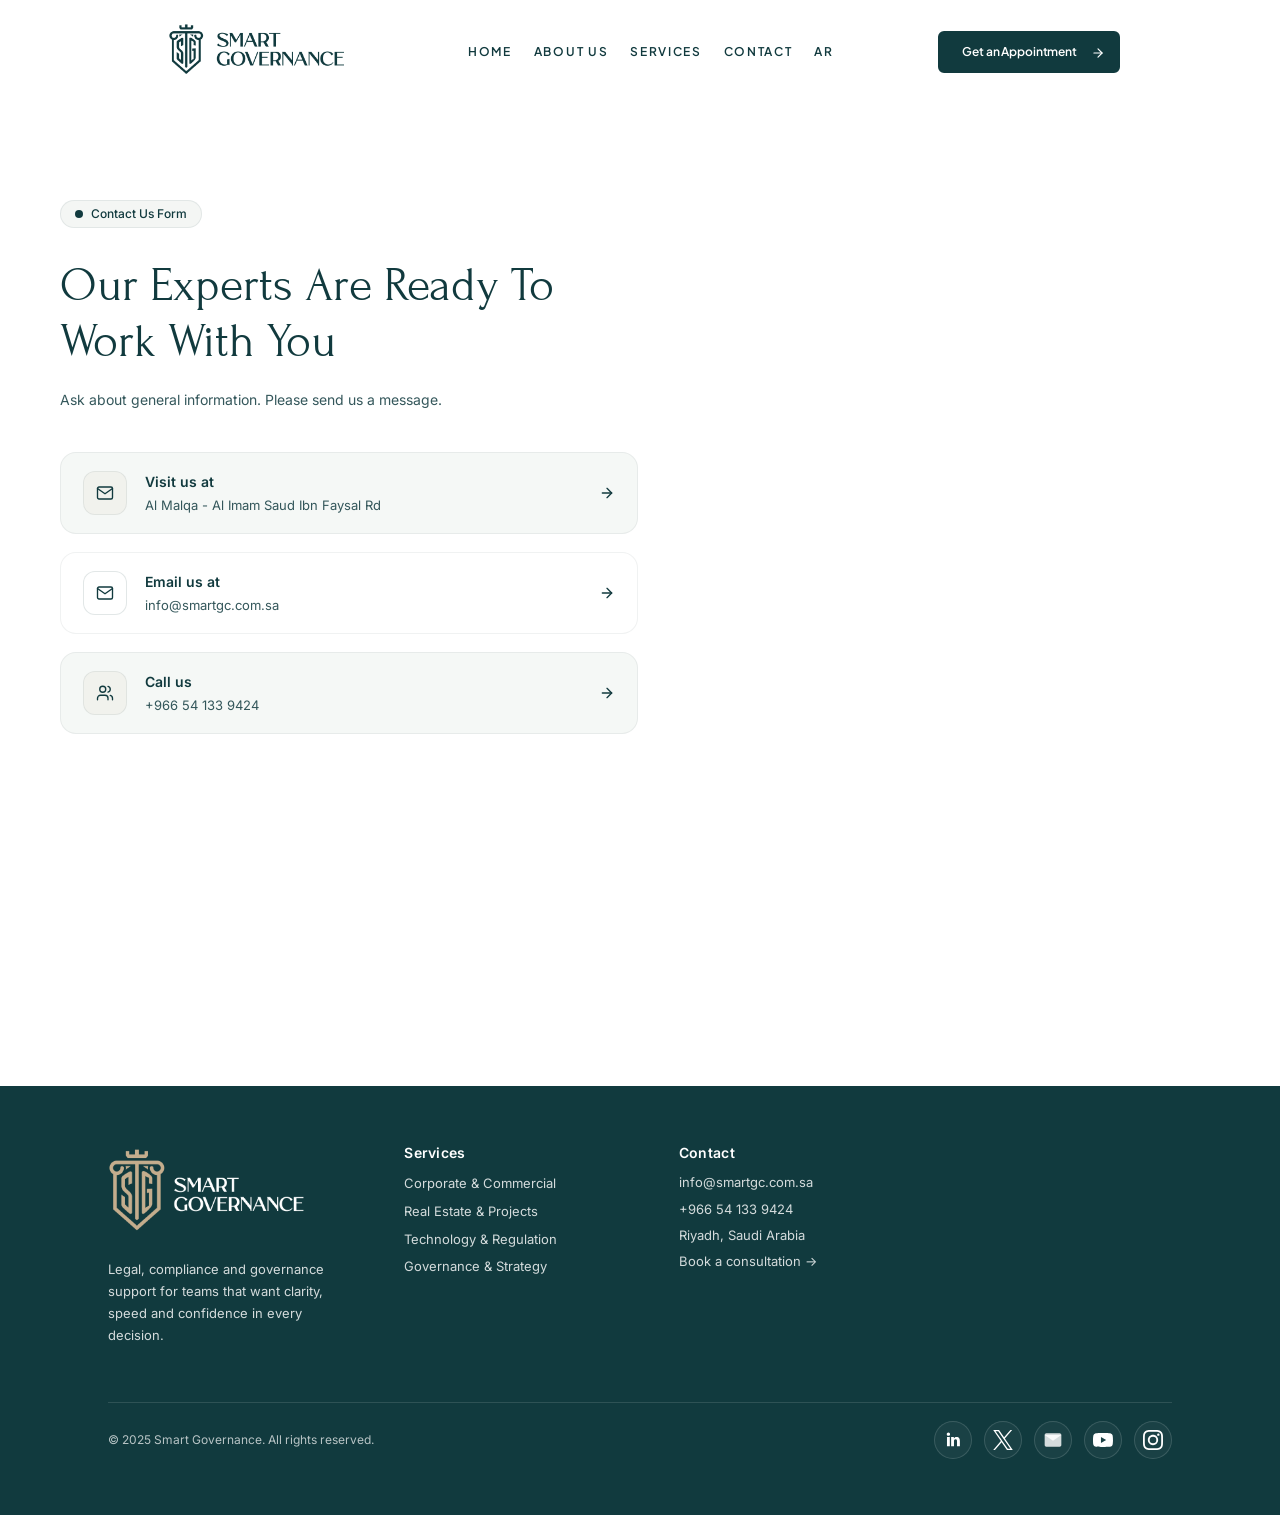
<file: contact.html>
﻿<!DOCTYPE html>

<html lang="en" dir="ltr">

<head>

  <meta charset="UTF-8">

  <meta name="viewport" content="width=device-width, initial-scale=1.0">

  <meta name="description" content="Smart Governance - Contact our team">

  <title>Contact | Smart Governance</title>

  <link rel="preconnect" href="https://fonts.googleapis.com">

  <link rel="preconnect" href="https://fonts.gstatic.com" crossorigin>

  <link href="https://fonts.googleapis.com/css2?family=DM+Sans:wght@400;500;600&family=Forum&family=Inter:wght@400;500;600&family=Plus+Jakarta+Sans:wght@400;500;600;700&display=swap" rel="stylesheet">
  <link rel="stylesheet" href="/assets/fonts/stylesheet.css">

  <link rel="stylesheet" href="/assets/css/main.css">

</head>

<body>

  <div class="sg-shell">



    <!-- ============================================

         HEADER SECTION

         ============================================ -->

    <!-- PARTIAL:header -->
<header class="sg-header" id="header">
  <div class="sg-container">
    <a class="sg-brand" href="index.html#home" aria-label="Smart Governance home">
      <img
        class="sg-brand__logo"
        src="/assets/img/Logo Dark.png"
        alt="Smart Governance"
        decoding="async"
        loading="eager"
      />
    </a>

    <nav class="sg-nav" aria-label="Primary navigation">
      <a class="sg-nav__link" href="index.html#home">HOME</a>
      <a class="sg-nav__link" href="index.html#about">ABOUT US</a>
      <a class="sg-nav__link" href="index.html#services">SERVICES</a>
      <a class="sg-nav__link" href="contact.html#contact">CONTACT</a>
      <a class="sg-nav__link sg-lang-switch" href="/ar/index.html">AR</a>
    </nav>

    <div class="sg-header-cta-slot">
      <a class="appointment-btn" id="sg-appointment-cta" href="contact.html#contact">
        <span class="btn-text">Get an Appointment</span>
        <span class="arrow-icon" aria-hidden="true">
          <svg width="20" height="20" viewBox="0 0 24 24" fill="none" stroke="currentColor" stroke-width="2.5" stroke-linecap="round" stroke-linejoin="round">
            <line x1="5" y1="12" x2="19" y2="12"></line>
            <polyline points="12 5 19 12 12 19"></polyline>
          </svg>
        </span>
      </a>
    </div>

    <button class="sg-hamburger" aria-label="Toggle menu" aria-expanded="false">
      <span class="sg-hamburger__line"></span>
      <span class="sg-hamburger__line"></span>
      <span class="sg-hamburger__line"></span>
    </button>

    <div class="sg-mobile-nav-overlay"></div>
    <nav class="sg-mobile-nav" aria-label="Mobile navigation">
      <a class="sg-mobile-nav__link" href="index.html#home">HOME</a>
      <a class="sg-mobile-nav__link" href="index.html#about">ABOUT US</a>
      <a class="sg-mobile-nav__link" href="index.html#services">SERVICES</a>
      <a class="sg-mobile-nav__link" href="contact.html#contact">CONTACT</a>
      <a class="sg-mobile-nav__link sg-lang-switch" href="/ar/index.html">AR</a>
      <div class="sg-mobile-cta-slot"></div>
    </nav>
  </div>
</header>

<!-- /PARTIAL:header -->



    <main class="contact-page" id="contact" aria-label="Contact Smart Governance">

      <div class="sg-container">

        <section class="contact-hero">

          <div class="contact-grid">

            <div class="contact-info">

              <div class="sg-pill sg-pill--spaced">

                <span class="sg-pill__dot"></span>

                <span>Contact Us Form</span>

              </div>

              <h1 class="contact-title">Our Experts Are Ready To Work With You</h1>

              <p class="contact-lead">Ask about general information. Please send us a message.</p>



              <div class="contact-cards">

                <a class="contact-card contact-card--tint" href="https://maps.google.com/?q=King+Abdullah+Rd+Riyadh+Saudi+Arabia" target="_blank" rel="noopener noreferrer">

                  <span class="contact-card__icon contact-card__icon--soft" aria-hidden="true">

                    <svg width="18" height="18" viewBox="0 0 24 24" fill="none" stroke="currentColor" stroke-width="1.8" stroke-linecap="round" stroke-linejoin="round">

                      <path d="M4 4h16c1.1 0 2 .9 2 2v12c0 1.1-.9 2-2 2H4c-1.1 0-2-.9-2-2V6c0-1.1.9-2 2-2Z"/>

                      <path d="m22 6-10 7L2 6"/>

                    </svg>

                  </span>

                  <span class="contact-card__text">

                    <span class="contact-card__title">Visit us at</span>

                    <span class="contact-card__detail">Al Malqa - Al Imam Saud Ibn Faysal Rd</span>

                  </span>

                  <span class="contact-card__arrow" aria-hidden="true">

                    <svg width="16" height="16" viewBox="0 0 24 24" fill="none" stroke="currentColor" stroke-width="2" stroke-linecap="round" stroke-linejoin="round">

                      <line x1="5" y1="12" x2="19" y2="12"></line>

                      <polyline points="12 5 19 12 12 19"></polyline>

                    </svg>

                  </span>

                </a>



                <a class="contact-card" href="mailto:info@smartgc.com.sa">

                  <span class="contact-card__icon" aria-hidden="true">

                    <svg width="18" height="18" viewBox="0 0 24 24" fill="none" stroke="currentColor" stroke-width="1.8" stroke-linecap="round" stroke-linejoin="round">

                      <path d="M4 4h16c1.1 0 2 .9 2 2v12c0 1.1-.9 2-2 2H4c-1.1 0-2-.9-2-2V6c0-1.1.9-2 2-2Z"/>

                      <path d="m22 6-10 7L2 6"/>

                    </svg>

                  </span>

                  <span class="contact-card__text">

                    <span class="contact-card__title">Email us at</span>

                    <span class="contact-card__detail">info@smartgc.com.sa</span>

                  </span>

                  <span class="contact-card__arrow" aria-hidden="true">

                    <svg width="16" height="16" viewBox="0 0 24 24" fill="none" stroke="currentColor" stroke-width="2" stroke-linecap="round" stroke-linejoin="round">

                      <line x1="5" y1="12" x2="19" y2="12"></line>

                      <polyline points="12 5 19 12 12 19"></polyline>

                    </svg>

                  </span>

                </a>



                <a class="contact-card contact-card--tint" href="tel:+966541339424">

                  <span class="contact-card__icon contact-card__icon--soft" aria-hidden="true">

                    <svg width="18" height="18" viewBox="0 0 24 24" fill="none" stroke="currentColor" stroke-width="1.8" stroke-linecap="round" stroke-linejoin="round">

                      <path d="M16 21v-2a4 4 0 0 0-4-4H6a4 4 0 0 0-4 4v2"/>

                      <circle cx="9" cy="7" r="4"/>

                      <path d="M22 21v-2a4 4 0 0 0-3-3.87"/>

                      <path d="M16 3.13a4 4 0 0 1 0 7.75"/>

                    </svg>

                  </span>

                  <span class="contact-card__text">

                    <span class="contact-card__title">Call us</span>

                    <span class="contact-card__detail">+966 54 133 9424</span>

                  </span>

                  <span class="contact-card__arrow" aria-hidden="true">

                    <svg width="16" height="16" viewBox="0 0 24 24" fill="none" stroke="currentColor" stroke-width="2" stroke-linecap="round" stroke-linejoin="round">

                      <line x1="5" y1="12" x2="19" y2="12"></line>

                      <polyline points="12 5 19 12 12 19"></polyline>

                    </svg>

                  </span>

                </a>

              </div>

            </div>



            <div class="contact-form-wrap">

              <div class="zoho-form">
              <iframe src="https://forms.zohopublic.sa/businesssaf1/form/SaftajaWebsite/formperma/RJeJDTbFU4OTvV7XkvgEpGS8UWNTSgdSI84vbDANkNM" 
                frameborder="0" 
                width="100%" 
                height="800px" 
                style="border:none; margin:0 auto;">
              </iframe>

             
            </div>  

            </div>

          </div>

        </section>

      </div>

    </main>



    <!-- ============================================

         FOOTER

         ============================================ -->

    <!-- PARTIAL:footer -->
<footer class="sg-footer" aria-label="Site footer">
  <div class="sg-container">
    <div class="sg-footer__top">
      <div class="sg-footer__brand">
        <img
          class="sg-footer__logo"
          src="/assets/img/Logo Light Horizontal.png"
          alt="Smart Governance"
          loading="lazy"
          decoding="async"
        />
        <p class="sg-footer__intro">
          Legal, compliance and governance support for teams that want clarity, speed and confidence in every decision.
        </p>
      </div>

      <div>
        <h3 class="sg-footer__heading">Services</h3>
        <ul class="sg-footer__list">
          <li><a class="sg-footer__link" href="index.html#services">Corporate &amp; Commercial</a></li>
          <li><a class="sg-footer__link" href="index.html#services">Real Estate &amp; Projects</a></li>
          <li><a class="sg-footer__link" href="index.html#services">Technology &amp; Regulation</a></li>
          <li><a class="sg-footer__link" href="index.html#services">Governance &amp; Strategy</a></li>
        </ul>
      </div>

      <div>
        <h3 class="sg-footer__heading">Contact</h3>
        <div class="sg-footer__contact">
          <span>info@smartgc.com.sa</span>
          <span>+966 54 133 9424</span>
          <span>Riyadh, Saudi Arabia</span>
          <a class="sg-footer__link" href="contact.html#contact">Book a consultation &rarr;</a>
        </div>
      </div>
    </div>

    <div class="sg-footer__bottom">
      <span>&copy; 2025 Smart Governance. All rights reserved.</span>
      <div class="sg-footer__social">
        <a href="#" class="sg-footer__social-link" aria-label="LinkedIn" target="_blank" rel="noopener noreferrer">
          <img src="/assets/svg/linkedin.svg" alt="" aria-hidden="true" />
        </a>
        <a href="#" class="sg-footer__social-link sg-footer__icon--x" aria-label="X (Twitter)" target="_blank" rel="noopener noreferrer">
          <img src="/assets/svg/x.svg" alt="" aria-hidden="true" />
        </a>
        <a href="mailto:info@smartgc.com.sa" class="sg-footer__social-link" aria-label="Email" target="_blank" rel="noopener noreferrer">
          <svg viewBox="0 0 24 24" aria-hidden="true" focusable="false" width="24" height="24" fill="currentColor">
            <path d="M4 4h16c1.1 0 2 .9 2 2v12c0 1.1-.9 2-2 2H4c-1.1 0-2-.9-2-2V6c0-1.1.9-2 2-2Z"/>
            <path d="m22 6-10 7L2 6"/>
          </svg>
        </a>
        <a href="#" class="sg-footer__social-link" aria-label="YouTube" target="_blank" rel="noopener noreferrer">
          <img src="/assets/svg/youtube.svg" alt="" aria-hidden="true" />
        </a>
        <a href="#" class="sg-footer__social-link" aria-label="Instagram" target="_blank" rel="noopener noreferrer">
          <img src="/assets/svg/instagram.svg" alt="" aria-hidden="true" />
        </a>
      </div>
    </div>
  </div>
</footer>

<!-- /PARTIAL:footer -->

  </div>



  <!-- JavaScript -->

  <script src="/assets/js/main.js"></script>



  <script>

    (() => {

      const header = document.querySelector('.sg-header');

      const clientsStartSentinel = document.querySelector('.sg-clients-sentinel-start');

      const clientsEndSentinel = document.querySelector('.sg-clients-sentinel-end');

      if (!header) return;
      const hasScrolly = clientsStartSentinel && clientsEndSentinel;
      const getScrollyActive = () => {
        if (!hasScrolly) return false;
        const startTop = clientsStartSentinel.getBoundingClientRect().top;
        const endTop = clientsEndSentinel.getBoundingClientRect().top;
        return startTop <= 0 && endTop > 0;
      };

      let lastScroll = window.scrollY || 0;

      let ticking = false;

      let isVisible = true;

      const upThreshold = 0.5;

      const downThreshold = 4;



      const updateHeader = () => {

        const docHeight = document.documentElement.scrollHeight;

        const current = window.scrollY || 0;

        const delta = current - lastScroll;

        const nearTop = current < 40;

        const nearBottom = current + window.innerHeight >= docHeight - 60;
        const scrollyActive = getScrollyActive();



        if (scrollyActive && !nearTop) {

          isVisible = false;

        } else {

          if (nearTop || nearBottom || delta < -upThreshold) {

            isVisible = true;

          } else if (delta > downThreshold && current > 120) {

            isVisible = false;

          }

        }



        header.classList.toggle('sg-header--visible', isVisible);

        header.classList.toggle('sg-header--hidden', !isVisible);

        header.classList.toggle('sg-header--glass', !nearTop);



        lastScroll = current;

        ticking = false;

      };



      const onScroll = () => {

        if (!ticking) {

          window.requestAnimationFrame(updateHeader);

          ticking = true;

        }

      };



      window.addEventListener('scroll', onScroll, { passive: true });

      header.classList.add('sg-header--visible');

    })();

  </script>

</body>

</html>
</file>
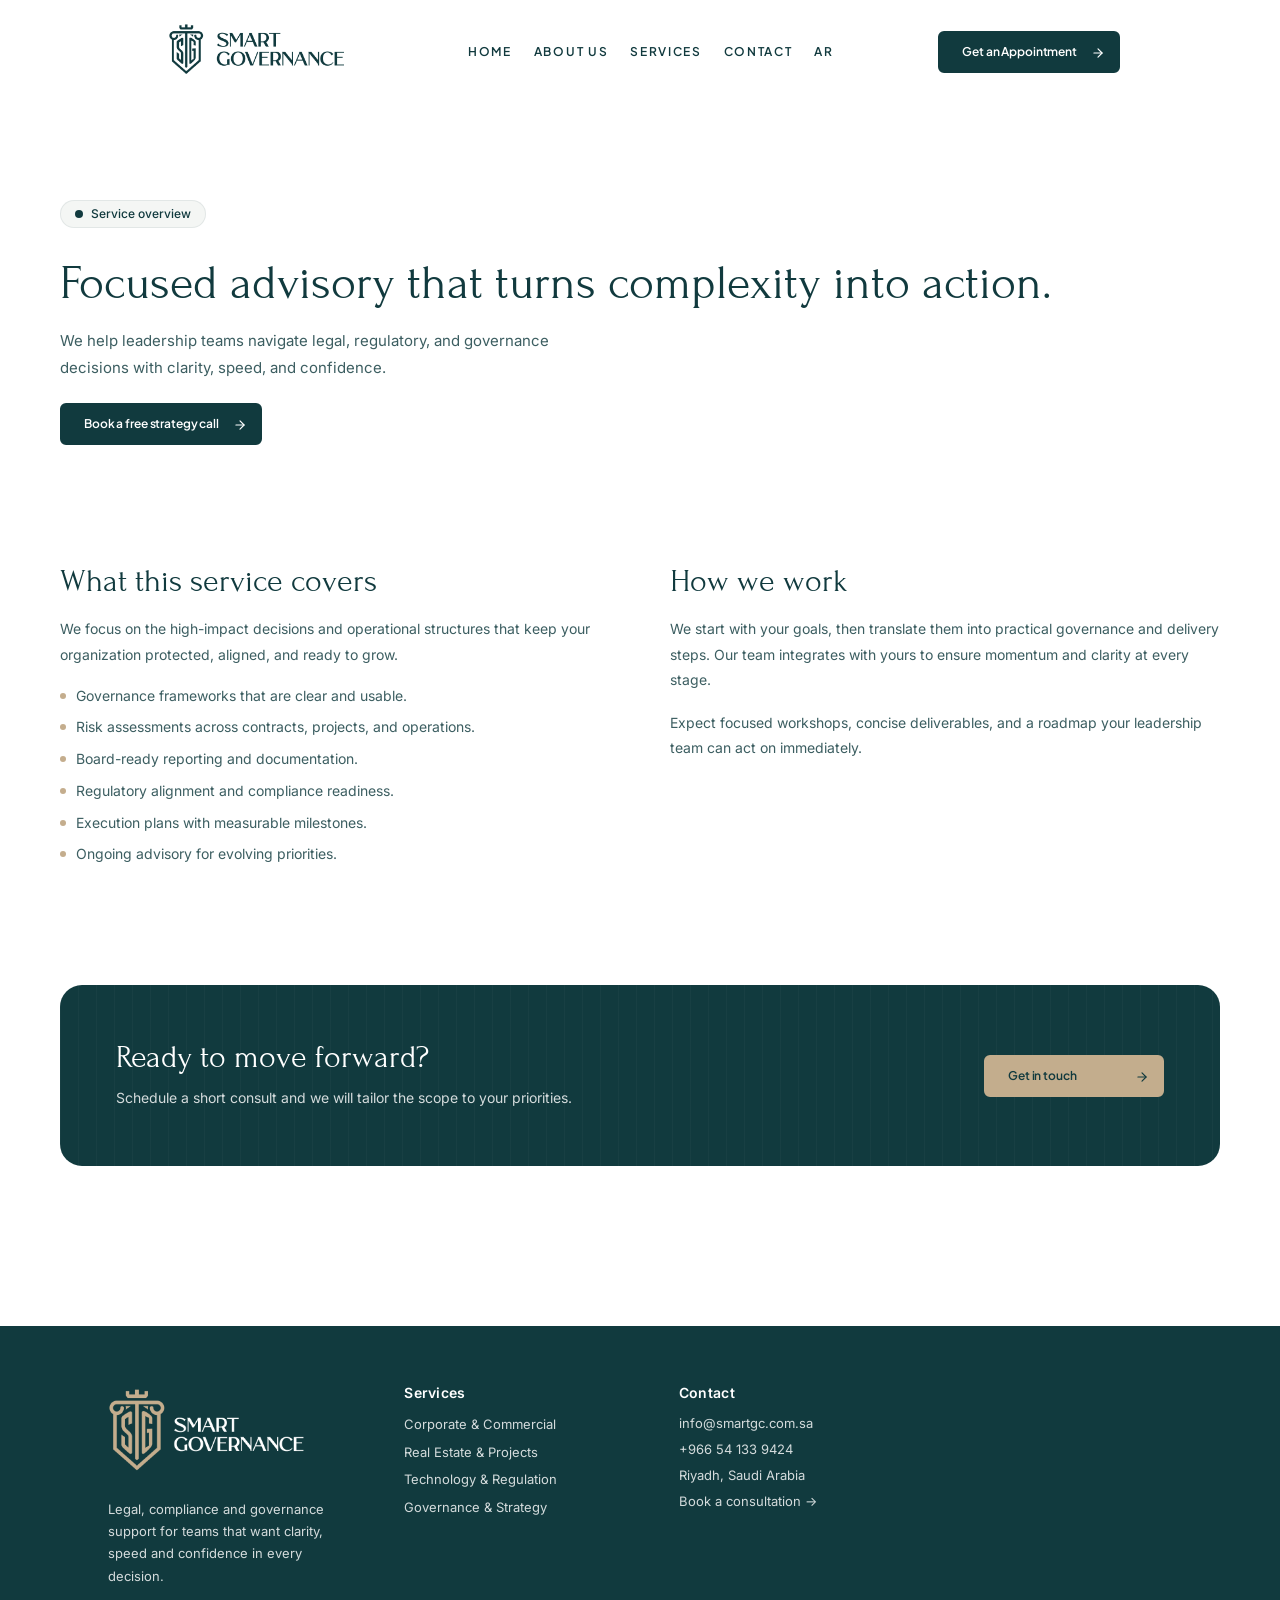
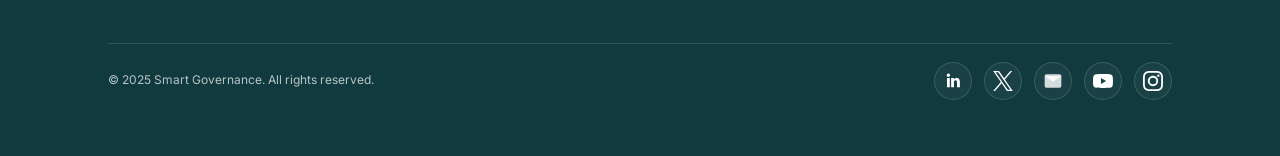
<file: service-overview.html>
﻿<!DOCTYPE html>
<html lang="en" dir="ltr">
<head>
  <meta charset="UTF-8" />
  <meta name="viewport" content="width=device-width, initial-scale=1.0" />
  <meta name="description" content="Smart Governance - Service overview" />
  <title>Service Overview | Smart Governance</title>
  <link rel="preconnect" href="https://fonts.googleapis.com" />
  <link rel="preconnect" href="https://fonts.gstatic.com" crossorigin />
  <link href="https://fonts.googleapis.com/css2?family=DM+Sans:wght@400;500;600&family=Forum&family=Inter:wght@400;500;600&family=Plus+Jakarta+Sans:wght@400;500;600;700&display=swap" rel="stylesheet" />
  <link rel="stylesheet" href="/assets/fonts/stylesheet.css" />
  <link rel="stylesheet" href="/assets/css/main.css" />
</head>
<body>
  <div class="sg-shell">
    <!-- PARTIAL:header -->
<header class="sg-header" id="header">
  <div class="sg-container">
    <a class="sg-brand" href="index.html#home" aria-label="Smart Governance home">
      <img
        class="sg-brand__logo"
        src="/assets/img/Logo Dark.png"
        alt="Smart Governance"
        decoding="async"
        loading="eager"
      />
    </a>

    <nav class="sg-nav" aria-label="Primary navigation">
      <a class="sg-nav__link" href="index.html#home">HOME</a>
      <a class="sg-nav__link" href="index.html#about">ABOUT US</a>
      <a class="sg-nav__link" href="index.html#services">SERVICES</a>
      <a class="sg-nav__link" href="contact.html#contact">CONTACT</a>
      <a class="sg-nav__link sg-lang-switch" href="/ar/index.html">AR</a>
    </nav>

    <div class="sg-header-cta-slot">
      <a class="appointment-btn" id="sg-appointment-cta" href="contact.html#contact">
        <span class="btn-text">Get an Appointment</span>
        <span class="arrow-icon" aria-hidden="true">
          <svg width="20" height="20" viewBox="0 0 24 24" fill="none" stroke="currentColor" stroke-width="2.5" stroke-linecap="round" stroke-linejoin="round">
            <line x1="5" y1="12" x2="19" y2="12"></line>
            <polyline points="12 5 19 12 12 19"></polyline>
          </svg>
        </span>
      </a>
    </div>

    <button class="sg-hamburger" aria-label="Toggle menu" aria-expanded="false">
      <span class="sg-hamburger__line"></span>
      <span class="sg-hamburger__line"></span>
      <span class="sg-hamburger__line"></span>
    </button>

    <div class="sg-mobile-nav-overlay"></div>
    <nav class="sg-mobile-nav" aria-label="Mobile navigation">
      <a class="sg-mobile-nav__link" href="index.html#home">HOME</a>
      <a class="sg-mobile-nav__link" href="index.html#about">ABOUT US</a>
      <a class="sg-mobile-nav__link" href="index.html#services">SERVICES</a>
      <a class="sg-mobile-nav__link" href="contact.html#contact">CONTACT</a>
      <a class="sg-mobile-nav__link sg-lang-switch" href="/ar/index.html">AR</a>
      <div class="sg-mobile-cta-slot"></div>
    </nav>
  </div>
</header>

<!-- /PARTIAL:header -->

    <main class="sg-service-page sg-explore-template" id="top">
      <section class="sg-explore-template__hero">
        <div class="sg-container">
          <div class="sg-pill sg-pill--spaced">
            <span class="sg-pill__dot"></span>
            <span>Service overview</span>
          </div>
          <h1 class="sg-explore-template__title">Focused advisory that turns complexity into action.</h1>
          <p class="sg-explore-template__lead">We help leadership teams navigate legal, regulatory, and governance decisions with clarity, speed, and confidence.</p>
          <div class="sg-explore-template__cta">
            <a class="appointment-btn" href="contact.html#contact">
              <span class="btn-text">Book a free strategy call</span>
              <span class="arrow-icon" aria-hidden="true">
                <svg width="20" height="20" viewBox="0 0 24 24" fill="none" stroke="currentColor" stroke-width="2.5" stroke-linecap="round" stroke-linejoin="round">
                  <line x1="5" y1="12" x2="19" y2="12"></line>
                  <polyline points="12 5 19 12 12 19"></polyline>
                </svg>
              </span>
            </a>
          </div>
        </div>
      </section>

      <section class="sg-explore-template__content">
        <div class="sg-container sg-explore-template__grid">
          <div class="sg-explore-template__block">
            <h2>What this service covers</h2>
            <p>We focus on the high-impact decisions and operational structures that keep your organization protected, aligned, and ready to grow.</p>
            <ul class="sg-explore-template__list">
              <li>Governance frameworks that are clear and usable.</li>
              <li>Risk assessments across contracts, projects, and operations.</li>
              <li>Board-ready reporting and documentation.</li>
              <li>Regulatory alignment and compliance readiness.</li>
              <li>Execution plans with measurable milestones.</li>
              <li>Ongoing advisory for evolving priorities.</li>
            </ul>
          </div>
          <div class="sg-explore-template__block">
            <h2>How we work</h2>
            <p>We start with your goals, then translate them into practical governance and delivery steps. Our team integrates with yours to ensure momentum and clarity at every stage.</p>
            <p>Expect focused workshops, concise deliverables, and a roadmap your leadership team can act on immediately.</p>
          </div>
        </div>
      </section>

      <section class="sg-explore-template__cta-band">
        <div class="sg-container">
          <div class="sg-explore-template__cta-card">
            <div>
              <h3>Ready to move forward?</h3>
              <p>Schedule a short consult and we will tailor the scope to your priorities.</p>
            </div>
            <a class="appointment-btn appointment-btn--flip" href="contact.html#contact">
              <span class="btn-text">Get in touch</span>
              <span class="arrow-icon" aria-hidden="true">
                <svg width="20" height="20" viewBox="0 0 24 24" fill="none" stroke="currentColor" stroke-width="2.5" stroke-linecap="round" stroke-linejoin="round">
                  <line x1="5" y1="12" x2="19" y2="12"></line>
                  <polyline points="12 5 19 12 12 19"></polyline>
                </svg>
              </span>
            </a>
          </div>
        </div>
      </section>
    </main>

    <!-- PARTIAL:footer -->
<footer class="sg-footer" aria-label="Site footer">
  <div class="sg-container">
    <div class="sg-footer__top">
      <div class="sg-footer__brand">
        <img
          class="sg-footer__logo"
          src="/assets/img/Logo Light Horizontal.png"
          alt="Smart Governance"
          loading="lazy"
          decoding="async"
        />
        <p class="sg-footer__intro">
          Legal, compliance and governance support for teams that want clarity, speed and confidence in every decision.
        </p>
      </div>

      <div>
        <h3 class="sg-footer__heading">Services</h3>
        <ul class="sg-footer__list">
          <li><a class="sg-footer__link" href="index.html#services">Corporate &amp; Commercial</a></li>
          <li><a class="sg-footer__link" href="index.html#services">Real Estate &amp; Projects</a></li>
          <li><a class="sg-footer__link" href="index.html#services">Technology &amp; Regulation</a></li>
          <li><a class="sg-footer__link" href="index.html#services">Governance &amp; Strategy</a></li>
        </ul>
      </div>

      <div>
        <h3 class="sg-footer__heading">Contact</h3>
        <div class="sg-footer__contact">
          <span>info@smartgc.com.sa</span>
          <span>+966 54 133 9424</span>
          <span>Riyadh, Saudi Arabia</span>
          <a class="sg-footer__link" href="contact.html#contact">Book a consultation &rarr;</a>
        </div>
      </div>
    </div>

    <div class="sg-footer__bottom">
      <span>&copy; 2025 Smart Governance. All rights reserved.</span>
      <div class="sg-footer__social">
        <a href="#" class="sg-footer__social-link" aria-label="LinkedIn" target="_blank" rel="noopener noreferrer">
          <img src="/assets/svg/linkedin.svg" alt="" aria-hidden="true" />
        </a>
        <a href="#" class="sg-footer__social-link sg-footer__icon--x" aria-label="X (Twitter)" target="_blank" rel="noopener noreferrer">
          <img src="/assets/svg/x.svg" alt="" aria-hidden="true" />
        </a>
        <a href="mailto:info@smartgc.com.sa" class="sg-footer__social-link" aria-label="Email" target="_blank" rel="noopener noreferrer">
          <svg viewBox="0 0 24 24" aria-hidden="true" focusable="false" width="24" height="24" fill="currentColor">
            <path d="M4 4h16c1.1 0 2 .9 2 2v12c0 1.1-.9 2-2 2H4c-1.1 0-2-.9-2-2V6c0-1.1.9-2 2-2Z"/>
            <path d="m22 6-10 7L2 6"/>
          </svg>
        </a>
        <a href="#" class="sg-footer__social-link" aria-label="YouTube" target="_blank" rel="noopener noreferrer">
          <img src="/assets/svg/youtube.svg" alt="" aria-hidden="true" />
        </a>
        <a href="#" class="sg-footer__social-link" aria-label="Instagram" target="_blank" rel="noopener noreferrer">
          <img src="/assets/svg/instagram.svg" alt="" aria-hidden="true" />
        </a>
      </div>
    </div>
  </div>
</footer>

<!-- /PARTIAL:footer -->
  </div>

  <script src="/assets/js/main.js"></script>

  <!-- Header behavior -->
  <script>
    (() => {
      const header = document.querySelector('.sg-header');
      const clientsStartSentinel = document.querySelector('.sg-clients-sentinel-start');
      const clientsEndSentinel = document.querySelector('.sg-clients-sentinel-end');
      if (!header) return;

      const hasScrolly = clientsStartSentinel && clientsEndSentinel;
      const getScrollyActive = () => {
        if (!hasScrolly) return false;
        const startTop = clientsStartSentinel.getBoundingClientRect().top;
        const endTop = clientsEndSentinel.getBoundingClientRect().top;
        return startTop <= 0 && endTop > 0;
      };

      let lastScroll = window.scrollY || 0;
      let ticking = false;
      let isVisible = true;
      const upThreshold = 0.5;
      const downThreshold = 4;

      const updateHeader = () => {
        const docHeight = document.documentElement.scrollHeight;
        const current = window.scrollY || 0;
        const delta = current - lastScroll;
        const nearTop = current < 40;
        const nearBottom = current + window.innerHeight >= docHeight - 60;
        const scrollyActive = getScrollyActive();

        if (scrollyActive && !nearTop) {
          isVisible = false;
        } else {
          if (nearTop || nearBottom || delta < -upThreshold) {
            isVisible = true;
          } else if (delta > downThreshold && current > 120) {
            isVisible = false;
          }
        }

        header.classList.toggle('sg-header--visible', isVisible);
        header.classList.toggle('sg-header--hidden', !isVisible);
        header.classList.toggle('sg-header--glass', !nearTop);

        lastScroll = current;
        ticking = false;
      };

      const onScroll = () => {
        if (!ticking) {
          window.requestAnimationFrame(updateHeader);
          ticking = true;
        }
      };

      window.addEventListener('scroll', onScroll, { passive: true });
      header.classList.add('sg-header--visible');
    })();
  </script>
</body>
</html>
</file>
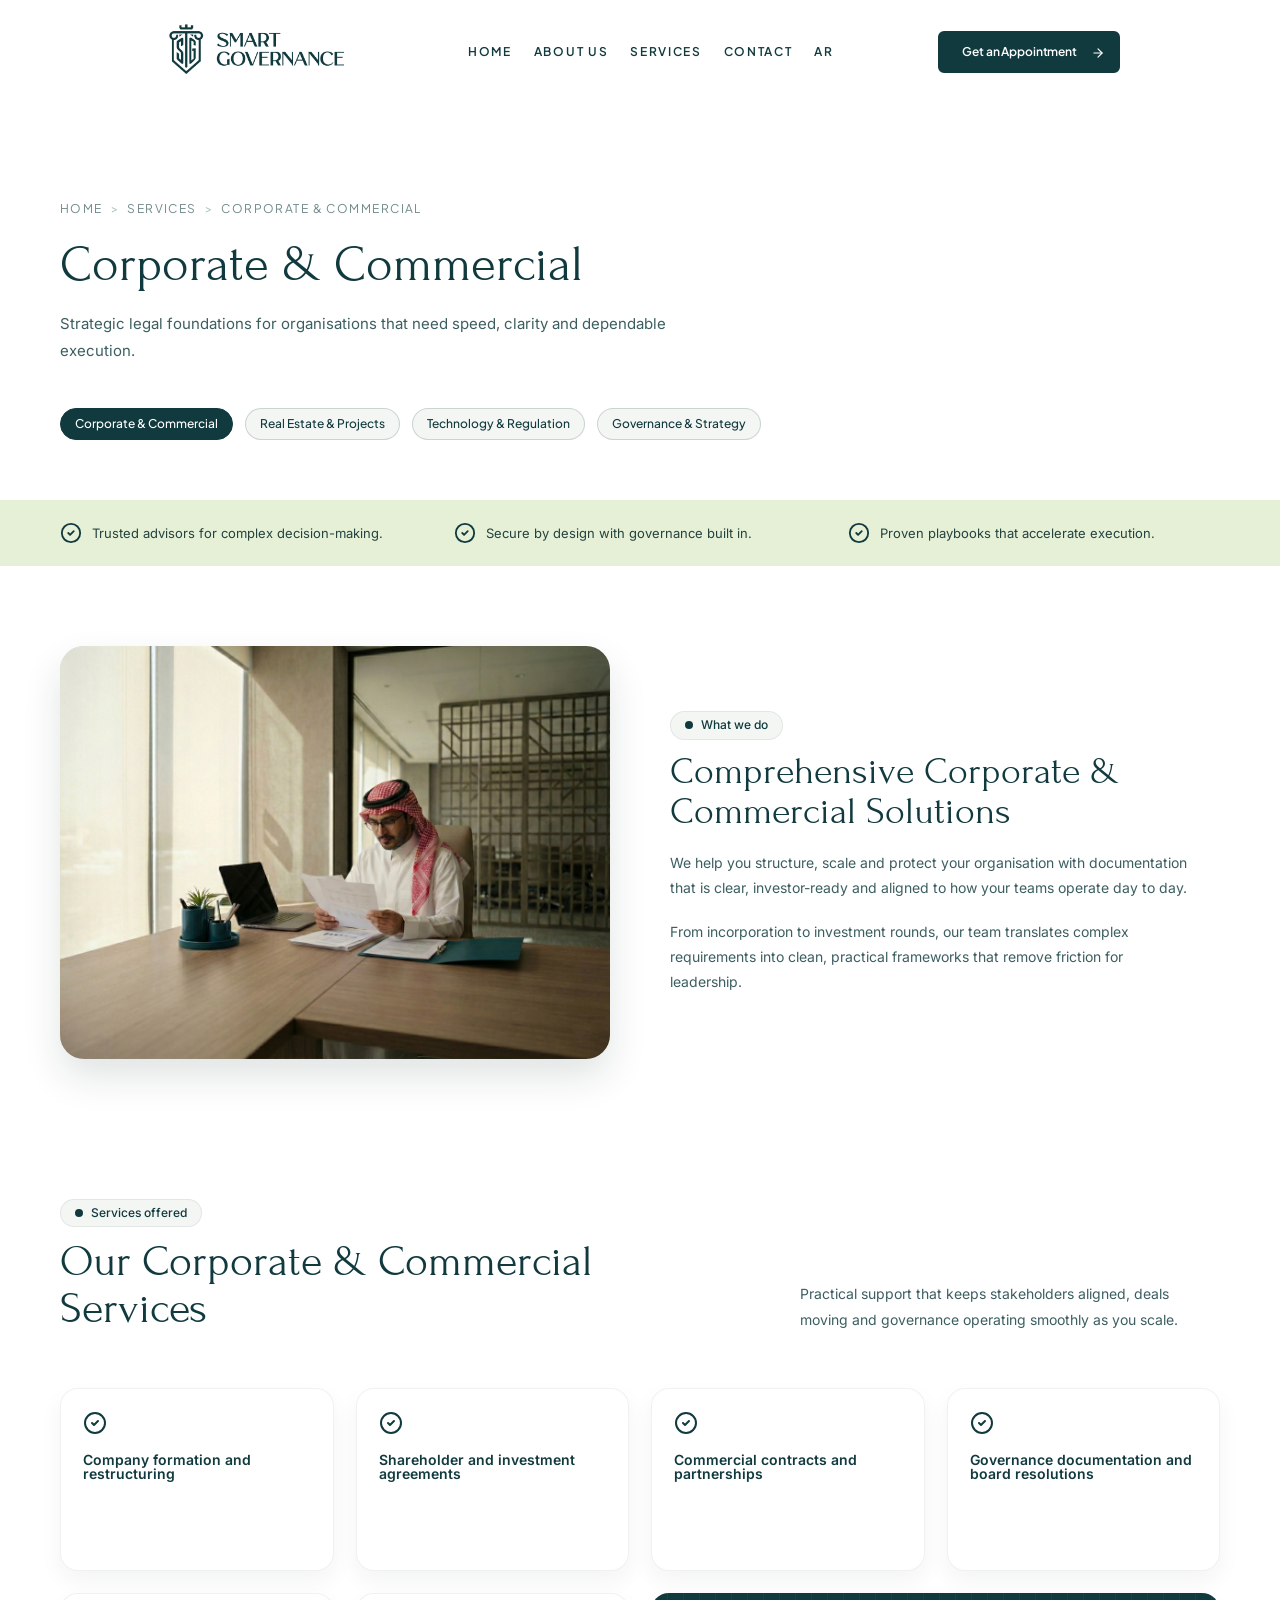
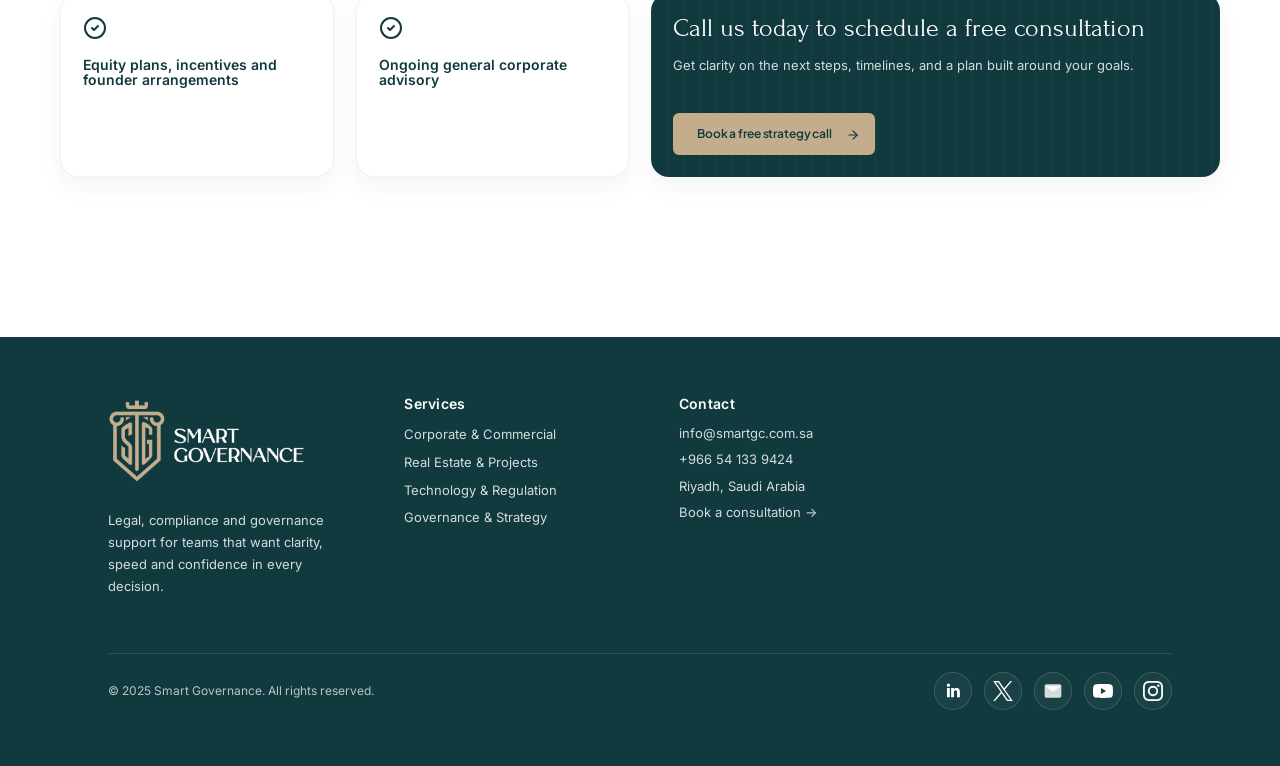
<file: service.html>
﻿<!DOCTYPE html>

<html lang="en" dir="ltr">

<head>

  <meta charset="UTF-8">

  <meta name="viewport" content="width=device-width, initial-scale=1.0">

  <meta name="description" content="Smart Governance - Service details">

  <title>Service Details | Smart Governance</title>

  <link rel="preconnect" href="https://fonts.googleapis.com">

  <link rel="preconnect" href="https://fonts.gstatic.com" crossorigin>

  <link href="https://fonts.googleapis.com/css2?family=DM+Sans:wght@400;500;600&family=Forum&family=Inter:wght@400;500;600&family=Plus+Jakarta+Sans:wght@400;500;600;700&display=swap" rel="stylesheet">
  <link rel="stylesheet" href="/assets/fonts/stylesheet.css">

  <link rel="stylesheet" href="/assets/css/main.css">

</head>

<body>

  <div class="sg-shell">



    <!-- ============================================

         HEADER SECTION

         ============================================ -->

    <!-- PARTIAL:header -->
<header class="sg-header" id="header">
  <div class="sg-container">
    <a class="sg-brand" href="index.html#home" aria-label="Smart Governance home">
      <img
        class="sg-brand__logo"
        src="/assets/img/Logo Dark.png"
        alt="Smart Governance"
        decoding="async"
        loading="eager"
      />
    </a>

    <nav class="sg-nav" aria-label="Primary navigation">
      <a class="sg-nav__link" href="index.html#home">HOME</a>
      <a class="sg-nav__link" href="index.html#about">ABOUT US</a>
      <a class="sg-nav__link" href="index.html#services">SERVICES</a>
      <a class="sg-nav__link" href="contact.html#contact">CONTACT</a>
      <a class="sg-nav__link sg-lang-switch" href="/ar/index.html">AR</a>
    </nav>

    <div class="sg-header-cta-slot">
      <a class="appointment-btn" id="sg-appointment-cta" href="contact.html#contact">
        <span class="btn-text">Get an Appointment</span>
        <span class="arrow-icon" aria-hidden="true">
          <svg width="20" height="20" viewBox="0 0 24 24" fill="none" stroke="currentColor" stroke-width="2.5" stroke-linecap="round" stroke-linejoin="round">
            <line x1="5" y1="12" x2="19" y2="12"></line>
            <polyline points="12 5 19 12 12 19"></polyline>
          </svg>
        </span>
      </a>
    </div>

    <button class="sg-hamburger" aria-label="Toggle menu" aria-expanded="false">
      <span class="sg-hamburger__line"></span>
      <span class="sg-hamburger__line"></span>
      <span class="sg-hamburger__line"></span>
    </button>

    <div class="sg-mobile-nav-overlay"></div>
    <nav class="sg-mobile-nav" aria-label="Mobile navigation">
      <a class="sg-mobile-nav__link" href="index.html#home">HOME</a>
      <a class="sg-mobile-nav__link" href="index.html#about">ABOUT US</a>
      <a class="sg-mobile-nav__link" href="index.html#services">SERVICES</a>
      <a class="sg-mobile-nav__link" href="contact.html#contact">CONTACT</a>
      <a class="sg-mobile-nav__link sg-lang-switch" href="/ar/index.html">AR</a>
      <div class="sg-mobile-cta-slot"></div>
    </nav>
  </div>
</header>

<!-- /PARTIAL:header -->



    <main class="sg-service-page" aria-label="Service details">

      <section class="sg-service-hero">

        <div class="sg-container">

          <div class="sg-service-breadcrumb" id="service-breadcrumb">

            <a href="index.html#home">Home</a>

            <span class="sg-service-breadcrumb__sep" aria-hidden="true">&gt;</span>

            <a href="index.html#services">Services</a>

            <span class="sg-service-breadcrumb__sep" aria-hidden="true">&gt;</span>

            <span id="service-breadcrumb-title">Corporate &amp; Commercial</span>

          </div>



          <h1 class="sg-service-hero__title" id="service-title">Corporate &amp; Commercial</h1>

          <p class="sg-service-hero__summary" id="service-summary">

            Strategic legal foundations for organisations that need speed, clarity and dependable execution.

          </p>



          <div class="sg-service-selector" id="service-selector" aria-label="Other services"></div>

        </div>

      </section>



      <section class="sg-service-band" aria-label="Credibility highlights">

        <div class="sg-service-band__inner sg-container">

          <div class="sg-service-band__item">

            <span class="sg-service-check" aria-hidden="true">

              <svg viewBox="0 0 24 24" aria-hidden="true" focusable="false">

                <circle cx="12" cy="12" r="10"></circle>

                <path d="m9 12 2 2 4-4"></path>

              </svg>

            </span>

            <span>Trusted advisors for complex decision-making.</span>

          </div>

          <div class="sg-service-band__item">

            <span class="sg-service-check" aria-hidden="true">

              <svg viewBox="0 0 24 24" aria-hidden="true" focusable="false">

                <circle cx="12" cy="12" r="10"></circle>

                <path d="m9 12 2 2 4-4"></path>

              </svg>

            </span>

            <span>Secure by design with governance built in.</span>

          </div>

          <div class="sg-service-band__item">

            <span class="sg-service-check" aria-hidden="true">

              <svg viewBox="0 0 24 24" aria-hidden="true" focusable="false">

                <circle cx="12" cy="12" r="10"></circle>

                <path d="m9 12 2 2 4-4"></path>

              </svg>

            </span>

            <span>Proven playbooks that accelerate execution.</span>

          </div>

        </div>

      </section>



      <section class="sg-service-split">

        <div class="sg-container">

          <div class="sg-service-split__grid">

            <div class="sg-service-split__media sg-service-image-slot" id="service-image-slot" data-placeholder="Image coming soon">

              <img id="service-image" class="sg-service-image-slot__img" src="/assets/img/services/corporate-commercial.png" alt="Corporate &amp; Commercial service overview" loading="lazy" />

            </div>

            <div class="sg-service-split__copy">

              <div class="sg-pill sg-pill--spaced">

                <span class="sg-pill__dot"></span>

                <span>What we do</span>

              </div>

              <h2 class="sg-service-split__title" id="service-detail-title">Comprehensive Corporate &amp; Commercial Solutions</h2>

              <p class="sg-service-split__text" id="service-detail-text-1"></p>

              <p class="sg-service-split__text" id="service-detail-text-2"></p>

            </div>

          </div>

        </div>

      </section>



      <section class="sg-service-offers">

        <div class="sg-container">

          <div class="sg-service-offers__header">

            <div class="sg-service-offers__title">

              <div class="sg-pill sg-pill--spaced">

                <span class="sg-pill__dot"></span>

                <span>Services offered</span>

              </div>

              <h2 class="sg-service-offers__headline" id="service-offers-title">Our Corporate &amp; Commercial Services</h2>

            </div>

            <p class="sg-service-offers__intro" id="service-offers-intro"></p>

          </div>



          <div class="sg-service-offers__grid" id="service-offers-grid"></div>

        </div>

      </section>

    </main>



    <!-- PARTIAL:footer -->
<footer class="sg-footer" aria-label="Site footer">
  <div class="sg-container">
    <div class="sg-footer__top">
      <div class="sg-footer__brand">
        <img
          class="sg-footer__logo"
          src="/assets/img/Logo Light Horizontal.png"
          alt="Smart Governance"
          loading="lazy"
          decoding="async"
        />
        <p class="sg-footer__intro">
          Legal, compliance and governance support for teams that want clarity, speed and confidence in every decision.
        </p>
      </div>

      <div>
        <h3 class="sg-footer__heading">Services</h3>
        <ul class="sg-footer__list">
          <li><a class="sg-footer__link" href="index.html#services">Corporate &amp; Commercial</a></li>
          <li><a class="sg-footer__link" href="index.html#services">Real Estate &amp; Projects</a></li>
          <li><a class="sg-footer__link" href="index.html#services">Technology &amp; Regulation</a></li>
          <li><a class="sg-footer__link" href="index.html#services">Governance &amp; Strategy</a></li>
        </ul>
      </div>

      <div>
        <h3 class="sg-footer__heading">Contact</h3>
        <div class="sg-footer__contact">
          <span>info@smartgc.com.sa</span>
          <span>+966 54 133 9424</span>
          <span>Riyadh, Saudi Arabia</span>
          <a class="sg-footer__link" href="contact.html#contact">Book a consultation &rarr;</a>
        </div>
      </div>
    </div>

    <div class="sg-footer__bottom">
      <span>&copy; 2025 Smart Governance. All rights reserved.</span>
      <div class="sg-footer__social">
        <a href="#" class="sg-footer__social-link" aria-label="LinkedIn" target="_blank" rel="noopener noreferrer">
          <img src="/assets/svg/linkedin.svg" alt="" aria-hidden="true" />
        </a>
        <a href="#" class="sg-footer__social-link sg-footer__icon--x" aria-label="X (Twitter)" target="_blank" rel="noopener noreferrer">
          <img src="/assets/svg/x.svg" alt="" aria-hidden="true" />
        </a>
        <a href="mailto:info@smartgc.com.sa" class="sg-footer__social-link" aria-label="Email" target="_blank" rel="noopener noreferrer">
          <svg viewBox="0 0 24 24" aria-hidden="true" focusable="false" width="24" height="24" fill="currentColor">
            <path d="M4 4h16c1.1 0 2 .9 2 2v12c0 1.1-.9 2-2 2H4c-1.1 0-2-.9-2-2V6c0-1.1.9-2 2-2Z"/>
            <path d="m22 6-10 7L2 6"/>
          </svg>
        </a>
        <a href="#" class="sg-footer__social-link" aria-label="YouTube" target="_blank" rel="noopener noreferrer">
          <img src="/assets/svg/youtube.svg" alt="" aria-hidden="true" />
        </a>
        <a href="#" class="sg-footer__social-link" aria-label="Instagram" target="_blank" rel="noopener noreferrer">
          <img src="/assets/svg/instagram.svg" alt="" aria-hidden="true" />
        </a>
      </div>
    </div>
  </div>
</footer>

<!-- /PARTIAL:footer -->

  </div>



  <script src="/assets/js/main.js"></script>

  <script>

    (() => {

      // Add new services by appending to this array (slug must be unique).

      const services = [

        {

          slug: 'corporate-commercial',

          title: 'Corporate & Commercial',

          summary: 'Strategic legal foundations for organisations that need speed, clarity and dependable execution.',

          detailCopy: [

            'We help you structure, scale and protect your organisation with documentation that is clear, investor-ready and aligned to how your teams operate day to day.',

            'From incorporation to investment rounds, our team translates complex requirements into clean, practical frameworks that remove friction for leadership.'

          ],

        offersIntro:

            'Practical support that keeps stakeholders aligned, deals moving and governance operating smoothly as you scale.',

          offers: [

            'Company formation and restructuring',

            'Shareholder and investment agreements',

            'Commercial contracts and partnerships',

            'Governance documentation and board resolutions',

            'Equity plans, incentives and founder arrangements',

            'Ongoing general corporate advisory'

          ]

        },

        {

          slug: 'real-estate-projects',

          title: 'Real Estate & Projects',

          summary: 'End-to-end advisory for real estate transactions, projects and dispute readiness.',

          detailCopy: [

            'We support acquisitions, leasing, construction and project documentation so your assets remain compliant, defensible and financially optimised.',

            'Our team brings clarity across stakeholders to ensure projects move forward with reduced risk and stronger commercial protection.'

          ],

          offersIntro:

            'Integrated support across transactions, documentation and dispute readiness to protect the full asset lifecycle.',

          offers: [

            'Review of real estate sale & lease contracts',

            'Construction and project documentation',

            'Disputes and litigation support',

            'Due diligence and risk reviews',

            'Regulatory compliance for assets',

            'Contractor and supplier negotiations'

          ]

        },

        {

          slug: 'technology-regulation',

          title: 'Technology & Regulation',

          summary: 'Protect your IP, align with regulators and scale digital products confidently.',

          detailCopy: [

            'We bridge legal and technical teams to keep your products compliant, your IP protected and your go-to-market plans moving.',

            'From data governance to licensing, we align policy, contracts and regulator expectations so you can ship with confidence.'

          ],

          offersIntro:

            'Specialist support for fast-moving products, covering IP, regulatory, and data governance requirements.',

          offers: [

            'IP and brand protection',

            'Data and regulatory compliance',

            'Fintech and financial licensing',

            'Technology contracts and vendor terms',

            'Cybersecurity and risk governance',

            'Cross-border regulatory support'

          ]

        },

        {

          slug: 'governance-strategy',

          title: 'Governance & Strategy',

          summary: 'Integrated governance frameworks that align leadership, reporting and execution.',

          detailCopy: [

            'We build governance systems that keep leadership aligned, reduce risk and translate strategy into measurable execution.',

            'Our frameworks connect board priorities with operating rhythms so decisions remain clear at every level.'

          ],

          offersIntro:

            'Governance structures, reporting and leadership support designed for long-term resilience.',

          offers: [

            'Governance frameworks and policies',

            'Board and leadership advisory',

            'Strategy, KPIs and operating models',

            'Risk management and compliance reporting',

            'Decision rights and escalation paths',

            'Leadership workshops and playbooks'

          ]

        }

      ];



      const elements = {

        breadcrumb: document.getElementById('service-breadcrumb-title'),

        title: document.getElementById('service-title'),

        summary: document.getElementById('service-summary'),

        detailTitle: document.getElementById('service-detail-title'),

        detailText1: document.getElementById('service-detail-text-1'),

        detailText2: document.getElementById('service-detail-text-2'),

        offersTitle: document.getElementById('service-offers-title'),

        offersIntro: document.getElementById('service-offers-intro'),

        offersGrid: document.getElementById('service-offers-grid'),

        selector: document.getElementById('service-selector'),

        image: document.getElementById('service-image'),

        imageSlot: document.getElementById('service-image-slot')

      };



      const getService = (slug) => services.find((s) => s.slug === slug) || services[0];



      const renderSelector = (activeSlug) => {

        if (!elements.selector) return;

        elements.selector.innerHTML = services

          .map((service) => `

            <button class="sg-service-chip" type="button" data-service="${service.slug}" aria-current="${service.slug === activeSlug}">

              ${service.title}

            </button>

          `)

          .join('');

      };



      const render = (service) => {

        if (!elements.title) return;

        elements.title.textContent = service.title;

        if (elements.breadcrumb) elements.breadcrumb.textContent = service.title;

        elements.summary.textContent = service.summary;

        if (elements.detailTitle) {

          elements.detailTitle.textContent = `Comprehensive ${service.title} Solutions`;

        }

        if (elements.detailText1) elements.detailText1.textContent = service.detailCopy[0];

        if (elements.detailText2) elements.detailText2.textContent = service.detailCopy[1];

        if (elements.offersTitle) {

          elements.offersTitle.textContent = `Our ${service.title} Services`;

        }

        if (elements.offersIntro) elements.offersIntro.textContent = service.offersIntro;

        if (elements.image) {

          const imageSrc = `/assets/img/services/${service.slug}.png`;

          elements.imageSlot?.classList.remove('is-loaded', 'is-missing');

          elements.image.src = imageSrc;

          elements.image.alt = `${service.title} service overview`;

        }

        if (elements.offersGrid) {

          const checkIcon = `

            <svg viewBox="0 0 24 24" aria-hidden="true" focusable="false">

              <circle cx="12" cy="12" r="10"></circle>

              <path d="m9 12 2 2 4-4"></path>

            </svg>

          `;



          const offerCards = service.offers

            .map((offer) => `

              <article class="sg-service-offer">

                <span class="sg-service-offer__icon" aria-hidden="true">${checkIcon}</span>

                <h3>${offer}</h3>

              </article>

            `)

            .join('');



          const ctaCard = `

            <article class="sg-service-offer sg-service-offer--cta">

              <div class="sg-service-offer__cta-copy">

                <h3>Call us today to schedule a free consultation</h3>

                <p>Get clarity on the next steps, timelines, and a plan built around your goals.</p>

              </div>

              <a class="appointment-btn appointment-btn--flip sg-service-offer__cta-btn" href="contact.html">

                <span class="btn-text">Book a free strategy call</span>

                <span class="arrow-icon" aria-hidden="true">

                  <svg width="20" height="20" viewBox="0 0 24 24" fill="none" stroke="currentColor" stroke-width="2.5" stroke-linecap="round" stroke-linejoin="round">

                    <line x1="5" y1="12" x2="19" y2="12"></line>

                    <polyline points="12 5 19 12 12 19"></polyline>

                  </svg>

                </span>

              </a>

            </article>

          `;



          elements.offersGrid.innerHTML = `${offerCards}${ctaCard}`;

        }



        renderSelector(service.slug);

        document.title = `${service.title} | Smart Governance`;

      };



      const selectService = (slug, push = true) => {

        const service = getService(slug);

        render(service);

        if (push) {

          const url = new URL(window.location);

          url.searchParams.set('service', service.slug);

          history.pushState({ service: service.slug }, '', url);

        }

      };



      if (elements.image) {

        elements.image.addEventListener('error', () => {

          elements.imageSlot?.classList.remove('is-loaded');

          elements.imageSlot?.classList.add('is-missing');

        });

        elements.image.addEventListener('load', () => {

          elements.imageSlot?.classList.remove('is-missing');

          elements.imageSlot?.classList.add('is-loaded');

        });

      }



      const params = new URLSearchParams(window.location.search);

      selectService(params.get('service'), false);



      elements.selector?.addEventListener('click', (event) => {

        const button = event.target.closest('.sg-service-chip');

        if (!button) return;

        const slug = button.getAttribute('data-service');

        if (slug) selectService(slug);

      });



      window.addEventListener('popstate', () => {

        const slug = new URLSearchParams(window.location.search).get('service');

        selectService(slug, false);

      });

    })();

  </script>



  <!-- Header behavior -->

  <script>

    (() => {

      const header = document.querySelector('.sg-header');

      const clientsStartSentinel = document.querySelector('.sg-clients-sentinel-start');

      const clientsEndSentinel = document.querySelector('.sg-clients-sentinel-end');

      if (!header) return;
      const hasScrolly = clientsStartSentinel && clientsEndSentinel;
      const getScrollyActive = () => {
        if (!hasScrolly) return false;
        const startTop = clientsStartSentinel.getBoundingClientRect().top;
        const endTop = clientsEndSentinel.getBoundingClientRect().top;
        return startTop <= 0 && endTop > 0;
      };

      let lastScroll = window.scrollY || 0;

      let ticking = false;

      let isVisible = true;

      const upThreshold = 0.5;

      const downThreshold = 4;



      const updateHeader = () => {

        const docHeight = document.documentElement.scrollHeight;

        const current = window.scrollY || 0;

        const delta = current - lastScroll;

        const nearTop = current < 40;

        const nearBottom = current + window.innerHeight >= docHeight - 60;
        const scrollyActive = getScrollyActive();



        if (scrollyActive && !nearTop) {

          isVisible = false;

        } else {

          if (nearTop || nearBottom || delta < -upThreshold) {

            isVisible = true;

          } else if (delta > downThreshold && current > 120) {

            isVisible = false;

          }

        }



        header.classList.toggle('sg-header--visible', isVisible);

        header.classList.toggle('sg-header--hidden', !isVisible);

        header.classList.toggle('sg-header--glass', !nearTop);



        lastScroll = current;

        ticking = false;

      };



      const onScroll = () => {

        if (!ticking) {

          window.requestAnimationFrame(updateHeader);

          ticking = true;

        }

      };



      window.addEventListener('scroll', onScroll, { passive: true });

      header.classList.add('sg-header--visible');

    })();

  </script>

</body>

</html>
</file>
<file: assets/fonts/stylesheet.css>
@font-face {
    font-family: 'Doran';
    src: url('Doran-Light.eot');
    src: local('Doran Light'), local('Doran-Light'),
        url('Doran-Light.eot?#iefix') format('embedded-opentype'),
        url('Doran-Light.woff2') format('woff2'),
        url('Doran-Light.woff') format('woff'),
        url('Doran-Light.ttf') format('truetype');
    font-weight: 300;
    font-style: normal;
    font-display: swap;
}

@font-face {
    font-family: 'Doran';
    src: url('Doran-Thin.eot');
    src: local('Doran Thin'), local('Doran-Thin'),
        url('Doran-Thin.eot?#iefix') format('embedded-opentype'),
        url('Doran-Thin.woff2') format('woff2'),
        url('Doran-Thin.woff') format('woff'),
        url('Doran-Thin.ttf') format('truetype');
    font-weight: 100;
    font-style: normal;
    font-display: swap;
}

@font-face {
    font-family: 'Doran';
    src: url('Doran-Medium.eot');
    src: local('Doran Medium'), local('Doran-Medium'),
        url('Doran-Medium.eot?#iefix') format('embedded-opentype'),
        url('Doran-Medium.woff2') format('woff2'),
        url('Doran-Medium.woff') format('woff'),
        url('Doran-Medium.ttf') format('truetype');
    font-weight: 500;
    font-style: normal;
    font-display: swap;
}

@font-face {
    font-family: 'Doran';
    src: url('Doran-Bold.eot');
    src: local('Doran Bold'), local('Doran-Bold'),
        url('Doran-Bold.eot?#iefix') format('embedded-opentype'),
        url('Doran-Bold.woff2') format('woff2'),
        url('Doran-Bold.woff') format('woff'),
        url('Doran-Bold.ttf') format('truetype');
    font-weight: bold;
    font-style: normal;
    font-display: swap;
}

@font-face {
    font-family: 'Doran';
    src: url('Doran-Regular.eot');
    src: local('Doran Regular'), local('Doran-Regular'),
        url('Doran-Regular.eot?#iefix') format('embedded-opentype'),
        url('Doran-Regular.woff2') format('woff2'),
        url('Doran-Regular.woff') format('woff'),
        url('Doran-Regular.ttf') format('truetype');
    font-weight: normal;
    font-style: normal;
    font-display: swap;
}

@font-face {
    font-family: 'Doran';
    src: url('Doran-ExtraBold.eot');
    src: local('Doran ExtraBold'), local('Doran-ExtraBold'),
        url('Doran-ExtraBold.eot?#iefix') format('embedded-opentype'),
        url('Doran-ExtraBold.woff2') format('woff2'),
        url('Doran-ExtraBold.woff') format('woff'),
        url('Doran-ExtraBold.ttf') format('truetype');
    font-weight: bold;
    font-style: normal;
    font-display: swap;
}
</file>
<file: assets/css/main.css>
/* ============================================
   MAIN STYLESHEET
   ============================================
   Imports all CSS files in order
   ============================================ */

@import url('variables.css');
@import url('reset.css');
@import url('base.css');
@import url('components.css');

/* ============================================
   ADDITIONAL GLOBAL STYLES
   ============================================
   Add any global overrides or utilities here
   ============================================ */
</file>
